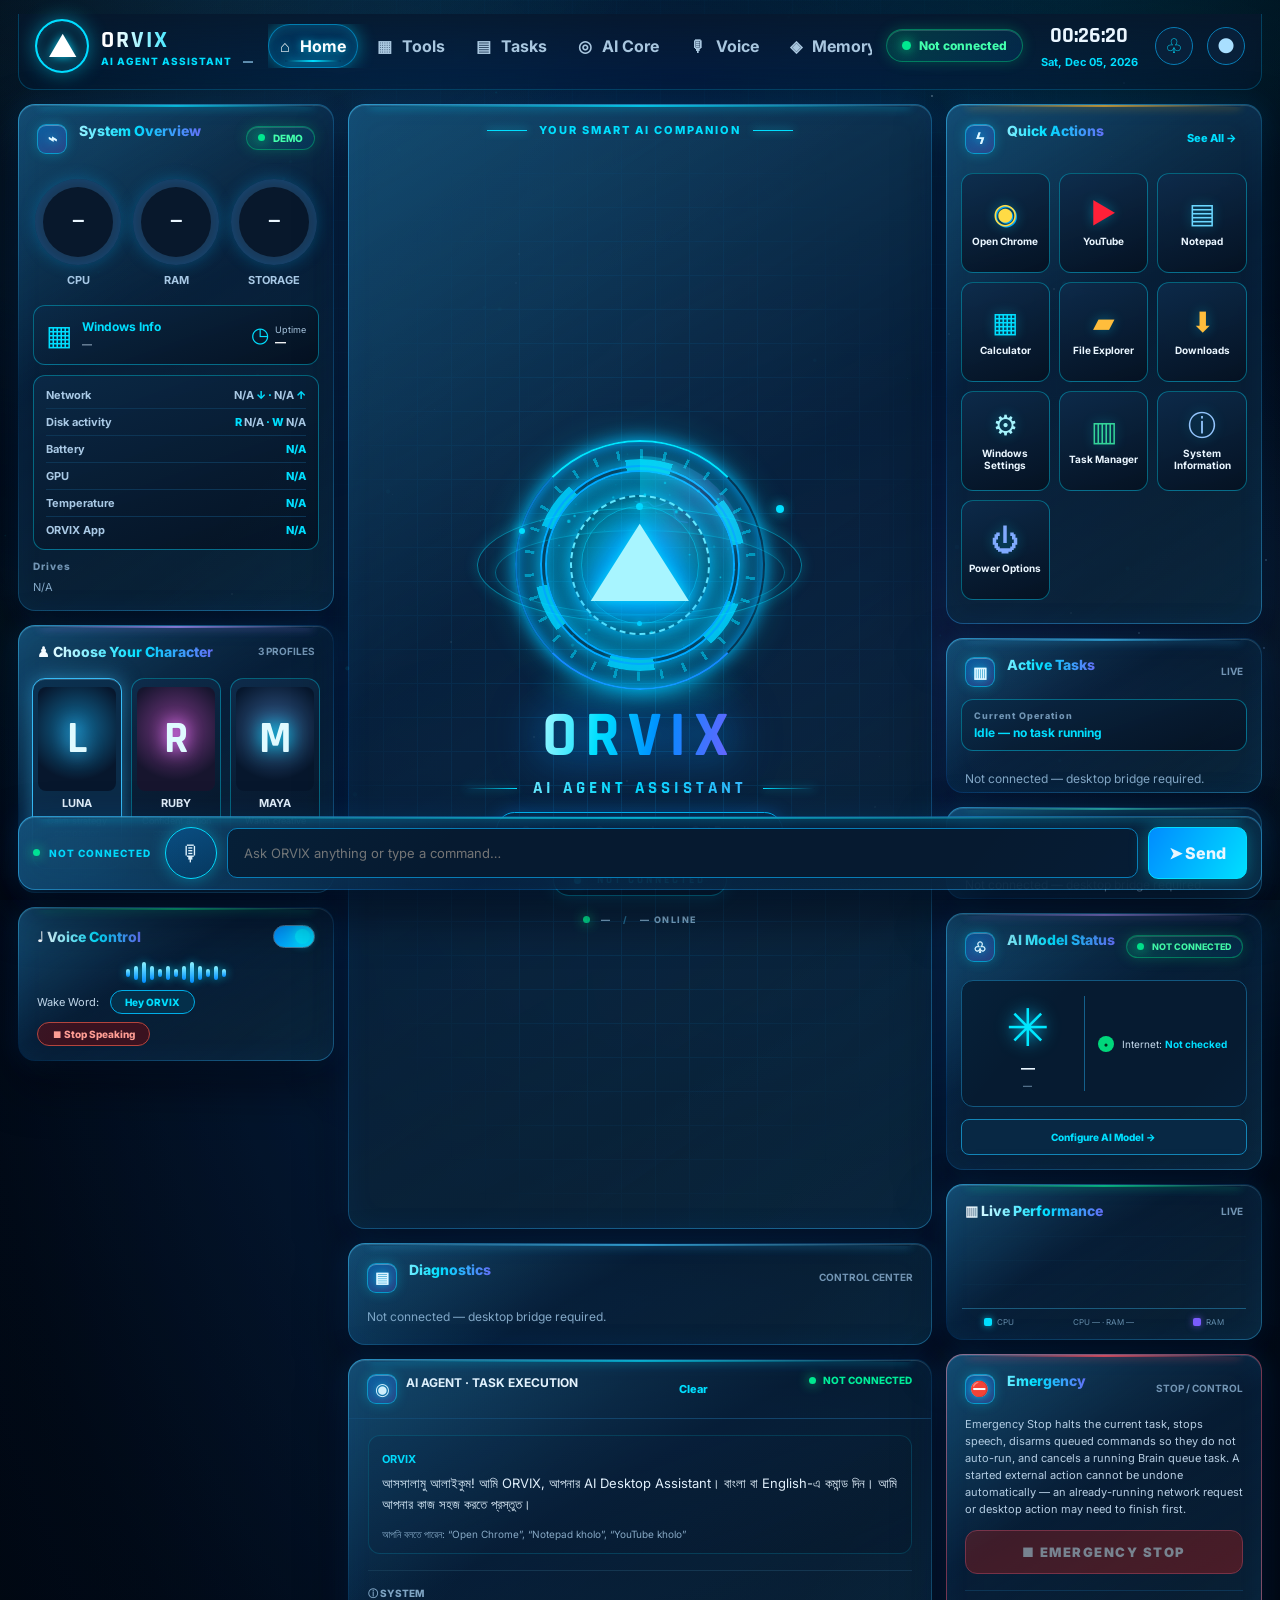
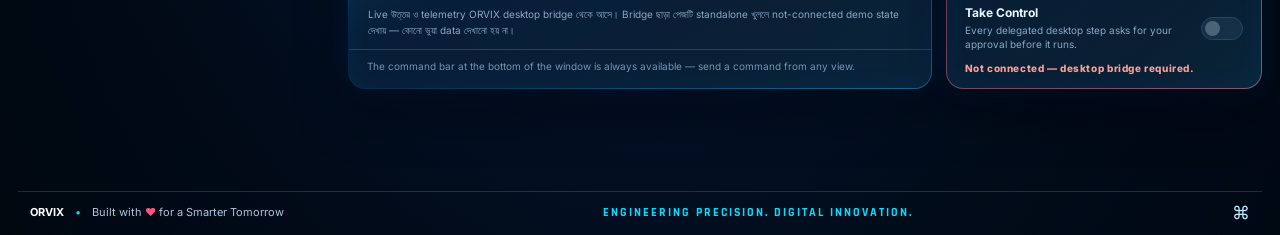
<file: Orvix-AI/web_home/index.html>
<!DOCTYPE html>
<html lang="en" data-character="LUNA" data-accent="NEON_BLUE">
<head>
  <meta charset="UTF-8" />
  <meta name="viewport" content="width=device-width, initial-scale=1.0" />
  <meta name="theme-color" content="#030916" />
  <title>ORVIX — AI Agent Assistant</title>
  <link rel="stylesheet" href="style.css" />
</head>
<body>
  <canvas id="bgCanvas" aria-hidden="true"></canvas>
  <div class="aurora" aria-hidden="true"></div>
  <div class="starfield" aria-hidden="true"></div>
  <div class="app-shell">
    <header class="topbar">
      <a class="brand" href="#" aria-label="ORVIX Home">
        <span class="brand-mark"><span>▲</span></span>
        <span class="brand-copy"><strong>ORVIX</strong><small>AI AGENT ASSISTANT <b id="appVersion">—</b></small></span>
      </a>
      <nav class="main-nav" aria-label="Main navigation">
        <button class="nav-item active" data-tab="home">⌂ <span>Home</span></button>
        <button class="nav-item" data-tab="tools">▦ <span>Tools</span></button>
        <button class="nav-item" data-tab="tasks">▤ <span>Tasks</span></button>
        <button class="nav-item" data-tab="core">◎ <span>AI Core</span></button>
        <button class="nav-item" data-tab="voice">🎙 <span>Voice</span></button>
        <button class="nav-item" data-tab="memory">◈ <span>Memory</span></button>
        <button class="nav-item" data-tab="models">♧ <span>Models</span></button>
        <button class="nav-item" data-tab="performance">▥ <span>Performance</span></button>
        <button class="nav-item" data-tab="settings">⚙ <span>Settings</span></button>
        <button class="nav-item" data-tab="about">ⓘ <span>About</span></button>
      </nav>
      <div class="top-status"><span class="online-dot"></span><span id="connectionLabel">Not connected</span></div>
      <div class="clock"><strong id="clockTime">--:--:--</strong><small id="clockDate">Loading date…</small></div>
      <button class="icon-button" id="notificationsButton" aria-label="Notifications">♧<span class="notification-badge hidden" id="notificationBadge">0</span></button>
      <button class="avatar-button" id="profileButton" aria-label="Profile">●</button>
    </header>

    <section class="notifications-panel hidden" id="notificationsPanel" aria-label="Notification Center">
      <div class="notifications-heading"><b>Notification Center</b><span class="notifications-actions"><button class="text-button" id="notificationsMarkRead">Mark all read</button><button class="text-button" id="notificationsClear">Clear</button><button class="text-button" id="notificationsClose">Close</button></span></div>
      <div class="notifications-list" id="notificationsList"><p class="notifications-empty">No notifications yet.</p></div>
    </section>

    <main class="dashboard" id="homeView">
      <aside class="left-column">
        <section class="panel system-panel">
          <div class="panel-heading"><h2><span class="heading-icon">⌁</span> System Overview</h2><span class="live-pill" id="livePill"><i></i> DEMO</span></div>
          <div class="meter-row">
            <div class="meter"><div class="ring ring-cyan" data-stat="cpu" style="--value:0"><span>—</span></div><small>CPU</small></div>
            <div class="meter"><div class="ring ring-green" data-stat="ram" style="--value:0"><span>—</span></div><small>RAM</small></div>
            <div class="meter"><div class="ring ring-blue" data-stat="storage" style="--value:0"><span>—</span></div><small>STORAGE</small></div>
          </div>
          <div class="windows-info"><div class="windows-logo">▦</div><div><b>Windows Info</b><small id="osInfo">—</small></div><span class="uptime">◷ <small>Uptime<br><b id="uptimeValue">—</b></small></span></div>
          <div class="system-details" id="systemDetails">
            <div class="detail-row"><span>Network</span><b><span id="networkDown">N/A</span> ↓ · <span id="networkUp">N/A</span> ↑</b></div>
            <div class="detail-row"><span>Disk activity</span><b>R <span id="diskRead">N/A</span> · W <span id="diskWrite">N/A</span></b></div>
            <div class="detail-row"><span>Battery</span><b id="batteryValue">N/A</b></div>
            <div class="detail-row"><span>GPU</span><b id="gpuValue">N/A</b></div>
            <div class="detail-row"><span>Temperature</span><b id="temperatureValue">N/A</b></div>
            <div class="detail-row"><span>ORVIX App</span><b id="ownProcessValue">N/A</b></div>
          </div>
          <div class="drive-block">
            <div class="drive-heading">Drives</div>
            <div class="drive-list" id="driveList"><p class="drive-empty">N/A</p></div>
          </div>
        </section>

        <section class="panel character-panel">
          <div class="panel-heading"><h2>♟ Choose Your Character</h2><span class="muted">3 PROFILES</span></div>
          <div class="character-grid">
            <button class="character selected" data-character="LUNA"><span class="character-art luna"><span class="art-letter">L</span></span><b>LUNA</b><small>Calm strategy companion</small><i></i></button>
            <button class="character" data-character="RUBY"><span class="character-art ruby"><span class="art-letter">R</span></span><b>RUBY</b><small>Confident action companion</small><i></i></button>
            <button class="character" data-character="MAYA"><span class="character-art maya"><span class="art-letter">M</span></span><b>MAYA</b><small>Warm creative companion</small><i></i></button>
          </div>
        </section>

        <section class="panel voice-panel">
          <div class="panel-heading"><h2>♩ Voice Control</h2><label class="switch"><input type="checkbox" id="voiceToggle" checked><span></span></label></div>
          <div class="voice-wave" aria-hidden="true"><span></span><span></span><span></span><span></span><span></span><span></span><span></span><span></span><span></span><span></span><span></span><span></span><span></span></div>
          <div class="wake-row">Wake Word: <button id="wakeWordButton">Hey ORVIX</button></div>
          <div class="stop-row"><button id="stopSpeakingButton" class="stop-speaking-button">⏹ Stop Speaking</button></div>
        </section>
      </aside>

      <section class="center-column">
        <section class="hero panel">
          <div class="hero-grid"></div>
          <div class="hero-kicker"><span></span> YOUR SMART AI COMPANION <span></span></div>
          <div class="reactor-wrap" id="coreWrap" data-state="idle">
            <div class="reactor halo"></div><div class="reactor ripple"></div><div class="reactor ripple r2"></div>
            <div class="reactor outer"></div><div class="reactor ticks"></div><div class="reactor segments"></div><div class="reactor middle"></div><div class="reactor sweep"></div><div class="reactor inner"></div>
            <div class="reactor ringfast"><i class="sat s1"></i><i class="sat s2"></i></div>
            <div class="reactor orbit"><i></i></div>
            <div class="reactor orbit2"><i></i></div>
            <canvas class="reactor-particles" id="reactorParticles" width="320" height="320" aria-hidden="true"></canvas>
            <div class="core-logo">▲</div>
          </div>
          <h1>ORVIX</h1>
          <p class="hero-subtitle">AI AGENT ASSISTANT</p>
          <div class="hero-caption"><button class="hero-action" id="heroSpeakButton" type="button">Speak</button><i>•</i><button class="hero-action" id="heroCommandButton" type="button">Command</button><i>•</i><button class="hero-action" id="heroResultsButton" type="button">Get Results</button></div>
          <div class="hero-status" id="coreStatus" data-state="idle"><span class="pulse-dot"></span><span id="coreStatusLabel">READY TO ASSIST</span></div>
          <div class="hero-bottom"><span class="pulse-dot"></span> <span id="coreModeLabel">—</span> <span class="separator">/</span> <span id="activeCharacter">—</span> ONLINE</div>
        </section>

        <section class="panel diagnostics-panel">
          <div class="panel-heading"><h2><span class="heading-icon">▤</span> Diagnostics</h2><span class="muted">CONTROL CENTER</span></div>
          <div class="diagnostics-list" id="diagnosticsList"></div>
          <p class="diagnostics-empty" id="diagnosticsEmpty">No diagnostics available</p>
          <div class="diagnostics-log hidden" id="diagnosticsLogWrap">
            <div class="diagnostics-log-heading">Execution Log</div>
            <div class="diagnostics-log" id="diagnosticsLog"></div>
          </div>
        </section>

        <section class="panel chat-panel">
          <div class="chat-heading"><div><span class="heading-icon">◉</span><b>AI AGENT · TASK EXECUTION</b></div><button class="text-button" id="clearChatButton" title="Clear the conversation view (task history is kept)">Clear</button><span class="ready" id="chatStatePill"><i></i> <span id="chatStateLabel">READY</span></span></div>
          <div class="chat-log" id="chatLog" aria-live="polite">
            <div class="message assistant-message"><b>ORVIX</b><p>আসসালামু আলাইকুম! আমি ORVIX, আপনার AI Desktop Assistant। বাংলা বা English-এ কমান্ড দিন। আমি আপনার কাজ সহজ করতে প্রস্তুত।</p><small>আপনি বলতে পারেন: “Open Chrome”, “Notepad kholo”, “YouTube kholo”</small></div>
            <div class="system-note"><span>ⓘ SYSTEM</span><p>Live উত্তর ও telemetry ORVIX desktop bridge থেকে আসে। Bridge ছাড়া পেজটি standalone খুললে not-connected demo state দেখায় — কোনো ভুয়া data দেখানো হয় না।</p></div>
          </div>
          <div class="typing-indicator hidden" id="typingIndicator" aria-hidden="true"><span></span><span></span><span></span><em>ORVIX is working…</em></div>
          <p class="chat-composer-note">The command bar at the bottom of the window is always available — send a command from any view.</p>
        </section>
      </section>

      <aside class="right-column">
        <section class="panel quick-panel">
          <div class="panel-heading"><h2><span class="heading-icon">ϟ</span> Quick Actions</h2><button class="text-button" data-tab="tools">See All →</button></div>
          <div class="quick-grid">
            <button class="quick-action" data-action="chrome"><span class="app-icon chrome">◉</span><b>Open Chrome</b></button>
            <button class="quick-action" data-action="youtube"><span class="app-icon youtube">▶</span><b>YouTube</b></button>
            <button class="quick-action" data-action="notepad"><span class="app-icon notepad">▤</span><b>Notepad</b></button>
            <button class="quick-action" data-action="calculator"><span class="app-icon calculator">▦</span><b>Calculator</b></button>
            <button class="quick-action" data-action="files"><span class="app-icon folder">▰</span><b>File Explorer</b></button>
            <button class="quick-action" data-action="downloads"><span class="app-icon folder">⬇</span><b>Downloads</b></button>
            <button class="quick-action" data-action="settings"><span class="app-icon settings">⚙</span><b>Windows Settings</b></button>
            <button class="quick-action" data-action="task_manager"><span class="app-icon task-manager">▥</span><b>Task Manager</b></button>
            <button class="quick-action" data-action="system_info"><span class="app-icon system-info">ⓘ</span><b>System Information</b></button>
            <button class="quick-action" data-action="power"><span class="app-icon power">⏻</span><b>Power Options</b></button>
          </div>
        </section>

        <section class="panel home-tasks-panel">
          <div class="panel-heading"><h2><span class="heading-icon">▥</span> Active Tasks</h2><span class="muted">LIVE</span></div>
          <div class="current-operation"><span>Current Operation</span><b id="currentOperation">Idle — no task running</b></div>
          <div class="home-tasks-list" id="homeTasksList"></div>
          <p class="home-tasks-empty" id="homeTasksEmpty">No active tasks</p>
        </section>

        <section class="panel activity-panel">
          <div class="panel-heading"><h2><span class="heading-icon">◷</span> Recent Activity</h2><span class="muted">LATEST</span></div>
          <div class="activity-list" id="activityList"></div>
          <p class="activity-empty" id="activityEmpty">No recent activity</p>
        </section>

        <section class="panel model-panel">
          <div class="panel-heading"><h2><span class="heading-icon">♧</span> AI Model Status</h2><span class="connected-pill" id="modelConnectedPill"><i></i> NOT CONNECTED</span></div>
          <div class="model-content">
            <div class="model-brand"><div class="ai-symbol">✳</div><b id="modelName">—</b><small id="modelEndpoint">—</small></div>
            <div class="model-checks" id="modelChecks">
              <div><i>•</i> Internet: <b>Not checked</b></div>
            </div>
          </div>
          <button class="outline-button" id="modelSettingsButton">Configure AI Model →</button>
        </section>

        <section class="panel performance-panel">
          <div class="panel-heading"><h2>▥ Live Performance</h2><span class="muted">LIVE</span></div>
          <div class="performance-chart" id="performanceChart" aria-label="Live performance graph — CPU and RAM samples"></div>
          <div class="performance-labels"><span class="perf-legend"><i class="perf-dot cpu"></i>CPU</span><span id="perfCaption">CPU — · RAM —</span><span class="perf-legend"><i class="perf-dot ram"></i>RAM</span></div>
        </section>

        <section class="panel emergency-panel">
          <div class="panel-heading"><h2><span class="heading-icon emergency-icon">⛔</span> Emergency</h2><span class="muted">STOP / CONTROL</span></div>
          <p class="emergency-note">Emergency Stop halts the current task, stops speech, disarms queued commands so they do not auto-run, and cancels a running Brain queue task. A started external action cannot be undone automatically — an already-running network request or desktop action may need to finish first.</p>
          <button class="emergency-stop-button" id="emergencyStopButton">■ EMERGENCY STOP</button>
          <div class="emergency-confirm hidden" id="emergencyConfirm">
            <p>Stop everything now? The current task will be cancelled and queued commands will not auto-run.</p>
            <div class="emergency-confirm-actions">
              <button class="emergency-confirm-button" id="emergencyStopConfirm">Yes, stop all</button>
              <button class="emergency-cancel-button" id="emergencyStopCancel">Cancel</button>
            </div>
          </div>
          <div class="take-control-row">
            <div class="take-control-copy"><b>Take Control</b><small>Every delegated desktop step asks for your approval before it runs.</small></div>
            <label class="switch"><input type="checkbox" id="takeControlToggle"><span></span></label>
          </div>
          <p class="take-control-state" id="takeControlState">Take Control: —</p>
        </section>
      </aside>
    </main>

    <section class="secondary-view panel hidden" id="tasksView">
      <div class="panel-heading"><h2>Tasks</h2><button class="text-button" id="tasksBackHome">← Back to Home</button></div>
      <p>Recent tasks from the ORVIX desktop app, newest first, with each record's progress, recorded result and safe diagnostics. A queued or running task can be cancelled here; full history, search and export live in the desktop console's Task History.</p>
      <div class="tasks-list" id="tasksList"></div>
      <p class="tasks-empty" id="tasksEmpty">No tasks yet</p>
    </section>

    <section class="secondary-view panel hidden" id="memoryView">
      <div class="panel-heading"><h2>Memory Center</h2><button class="text-button" id="memoryBackHome">← Back to Home</button></div>
      <p>What ORVIX was explicitly asked to remember, stored locally in the desktop app. Entries are only ever added by an explicit remember — you can search, delete individual entries, or clear everything here.</p>
      <div class="memory-search-row">
        <input id="memorySearchInput" type="text" placeholder="Search memory…" autocomplete="off" />
        <button class="memory-search-button" id="memorySearchButton">Search</button>
        <button class="memory-search-clear" id="memorySearchClear">Clear search</button>
      </div>
      <p class="memory-summary" id="memorySummary"></p>
      <div class="memory-list" id="memoryList"></div>
      <p class="memory-empty" id="memoryEmpty">No memories saved yet</p>
      <div class="memory-clear-row">
        <button class="memory-clear-button" id="memoryClearButton">Clear all memory</button>
      </div>
      <div class="memory-clear-confirm hidden" id="memoryClearConfirm">
        <p>Clear ALL memory entries? This removes every preference, fact, strategy and note shown here. Task history and settings are NOT deleted.</p>
        <div class="memory-clear-confirm-actions">
          <button class="memory-clear-confirm-button" id="memoryClearConfirmButton">Yes, clear all</button>
          <button class="memory-clear-cancel-button" id="memoryClearCancel">Cancel</button>
        </div>
      </div>
    </section>

    <section class="secondary-view panel hidden" id="modelsView">
      <div class="panel-heading"><h2>Model Management</h2><button class="text-button" id="modelsBackHome">← Back to Home</button></div>
      <p>AI providers registered in the desktop app's Brain, with the models and capabilities the registry carries. A provider is shown as configured only when its environment key is present (the local Ollama provider needs no key) — keys themselves are never shown here. Health is “Not checked” until you run a provider's Test button, which runs its real connection check in the desktop app.</p>
      <div class="models-endpoint" id="modelsEndpoint">
        <h3>Desktop endpoint</h3>
        <div class="models-endpoint-rows">
          <div class="detail-row"><span>Endpoint</span><b id="modelsEndpointUrl">—</b></div>
          <div class="detail-row"><span>Model</span><b id="modelsEndpointModel">—</b></div>
          <div class="detail-row"><span>Health</span><b id="modelsEndpointHealth">Not checked</b></div>
        </div>
        <p class="models-endpoint-note">Endpoint and key editing lives in Settings — the desktop console's Settings &gt; AI Model tab, which also holds the temperature and response-limit controls.</p>
        <button class="outline-button" id="modelsSettingsButton">Open Settings →</button>
      </div>
      <div class="provider-grid" id="providerGrid"></div>
      <p class="provider-empty" id="providersEmpty">No providers available</p>
    </section>

    <section class="secondary-view panel hidden" id="performanceView">
      <div class="panel-heading"><h2>Live Performance</h2><button class="text-button" id="performanceBackHome">← Back to Home</button></div>
      <p>Real performance history recorded by the desktop bridge from this session, at its normal push cadence. Charts show only what has actually been recorded — a time window becomes available once enough history exists for it.</p>
      <div class="perf-window-row">
        <span class="perf-window-label">Window</span>
        <button class="perf-window-button" id="perfWindow60" data-window="60">1 min</button>
        <button class="perf-window-button" id="perfWindow300" data-window="300">5 min</button>
        <button class="perf-window-button" id="perfWindow900" data-window="900">15 min</button>
        <span class="perf-history-note" id="perfHistoryNote">No history recorded yet.</span>
      </div>
      <div class="perf-charts-grid">
        <div class="perf-chart-card">
          <div class="perf-chart-heading"><b>CPU</b><span id="perfCpuCaption">—</span></div>
          <div class="performance-chart perf-page-chart" id="perfCpuChart" aria-label="CPU performance chart"></div>
        </div>
        <div class="perf-chart-card">
          <div class="perf-chart-heading"><b>RAM</b><span id="perfRamCaption">—</span></div>
          <div class="performance-chart perf-page-chart" id="perfRamChart" aria-label="RAM performance chart"></div>
        </div>
        <div class="perf-chart-card">
          <div class="perf-chart-heading"><b>Network</b><span id="perfNetworkCaption">—</span></div>
          <div class="performance-chart perf-page-chart" id="perfNetworkChart" aria-label="Network performance chart — download and upload"></div>
          <div class="performance-labels"><span class="perf-legend"><i class="perf-dot cpu"></i>Download</span><span class="perf-legend"><i class="perf-dot ram"></i>Upload</span></div>
        </div>
        <div class="perf-chart-card">
          <div class="perf-chart-heading"><b>Disk</b><span id="perfDiskCaption">—</span></div>
          <div class="performance-chart perf-page-chart" id="perfDiskChart" aria-label="Disk performance chart — read and write"></div>
          <div class="performance-labels"><span class="perf-legend"><i class="perf-dot cpu"></i>Read</span><span class="perf-legend"><i class="perf-dot ram"></i>Write</span></div>
        </div>
      </div>
      <div class="perf-details">
        <div class="detail-row"><span>ORVIX App</span><b id="perfOwnValue">N/A</b></div>
        <div class="detail-row"><span>Temperature</span><b id="perfTemperatureValue">N/A on Windows</b></div>
        <div class="detail-row"><span>GPU</span><b id="perfGpuValue">N/A on Windows</b></div>
      </div>
      <h3 class="perf-processes-heading">Top Processes</h3>
      <table class="perf-processes-table" id="perfProcessesTable">
        <thead><tr><th>Name</th><th>CPU %</th><th>Memory %</th></tr></thead>
        <tbody id="perfProcessesBody"></tbody>
      </table>
      <p class="perf-processes-empty" id="perfProcessesEmpty">No process data yet</p>
    </section>

    <section class="secondary-view panel hidden" id="coreView">
      <div class="panel-heading"><h2>AI Core</h2><button class="text-button" id="coreBackHome">← Back to Home</button></div>
      <p>The desktop app's core state machine, live. The highlighted state is the one the app is in right now; the current operation, recent activity and any waiting approval come from the same bridge payload as the home panels.</p>
      <div class="core-grid">
        <div class="core-card">
          <h3>Core State</h3>
          <div class="core-state-list" id="coreStateList">
            <div class="core-state-row" data-core-state="idle"><span class="core-state-dot st-idle"></span>IDLE</div>
            <div class="core-state-row" data-core-state="listening"><span class="core-state-dot st-listening"></span>LISTENING</div>
            <div class="core-state-row" data-core-state="thinking"><span class="core-state-dot st-thinking"></span>THINKING</div>
            <div class="core-state-row" data-core-state="processing"><span class="core-state-dot st-processing"></span>PROCESSING</div>
            <div class="core-state-row" data-core-state="executing"><span class="core-state-dot st-executing"></span>EXECUTING</div>
            <div class="core-state-row" data-core-state="speaking"><span class="core-state-dot st-speaking"></span>SPEAKING</div>
            <div class="core-state-row" data-core-state="completed"><span class="core-state-dot st-completed"></span>COMPLETED</div>
            <div class="core-state-row" data-core-state="error"><span class="core-state-dot st-error"></span>ERROR</div>
            <div class="core-state-row core-state-offline" data-core-state="offline"><span class="core-state-dot st-offline"></span>OFFLINE</div>
          </div>
          <p class="core-note">OFFLINE is not a core state — it is this page's presentation when the desktop bridge is disconnected. The core itself has exactly the eight states above it.</p>
          <p class="core-note" id="coreModeLine">Core mode: —</p>
        </div>
        <div class="core-card">
          <h3>Current Operation</h3>
          <b class="core-operation" id="coreCurrentOperation">Idle — no task running</b>
          <h3>Pending Approvals</h3>
          <div id="coreApprovals"><p class="core-note">No pending approvals — approval requests appear as dialogs in the desktop app.</p></div>
          <p class="core-note">Approvals are answered in the desktop app's dialog — this list is read-only. There is no approval queue: one dialog waits at a time.</p>
        </div>
        <div class="core-card">
          <h3>Recent Activity</h3>
          <div class="activity-list core-activity-list" id="coreActivityList"></div>
          <p class="activity-empty" id="coreActivityEmpty">No recent activity</p>
        </div>
      </div>
    </section>

    <section class="secondary-view panel hidden" id="secondaryView">
      <div class="panel-heading"><h2 id="secondaryTitle">Tools</h2><button class="text-button" id="backHome">← Back to Home</button></div>
      <p id="secondaryDescription">ORVIX tools and configuration.</p>
      <div class="secondary-cards" id="secondaryCards"></div>
    </section>

    <section class="command-bar panel" id="commandBar" aria-label="Command bar">
      <div class="command-bar-status"><span class="pulse-dot"></span><span id="commandBarStatus">NOT CONNECTED</span></div>
      <div class="chat-composer command-bar-composer">
        <button class="mic-button" id="micButton" title="Start voice input">🎙</button>
        <input id="commandInput" type="text" placeholder="Ask ORVIX anything or type a command…" autocomplete="off" />
        <button class="send-button" id="sendButton">➤ <span>Send</span></button>
      </div>
      <button class="command-stop-button hidden" id="commandStopButton" title="Stop the running task (Emergency Stop)">■ Stop</button>
    </section>

    <footer class="footer"><span><b>ORVIX</b> <i>•</i> Built with <em>♥</em> for a Smarter Tomorrow</span><strong>ENGINEERING PRECISION. DIGITAL INNOVATION.</strong><div class="footer-links"><a href="https://github.com/zobaerio/orvixai" aria-label="GitHub">⌘</a></div></footer>
    <div class="toast" id="toast" role="status"></div>
  </div>
  <script src="app.js"></script>
</body>
</html>
</file>
<file: Orvix-AI/web_home/style.css>
@import url('https://fonts.googleapis.com/css2?family=Inter:wght@400;500;600;700;800;900&family=Rajdhani:wght@500;600;700&display=swap');
:root{--bg:#030916;--panel:#07162a;--panel2:#081d35;--line:#075a91;--cyan:#00d9ff;--blue:#168cff;--text:#eaf7ff;--muted:#83a8c7;--green:#00e879;--shadow:0 0 22px #008dff20,inset 0 0 24px #008dff0b}
*{box-sizing:border-box}body{margin:0;background:radial-gradient(ellipse at 50% 38%,#082b51 0,#041326 42%,#020713 100%);color:var(--text);font-family:Inter,Arial,sans-serif;min-height:100vh}.app-shell{max-width:1800px;margin:auto;padding:14px 18px 10px;min-height:100vh;display:flex;flex-direction:column;gap:14px;background:linear-gradient(120deg,#00101e40,#001a3140)}button{font:inherit;color:inherit;cursor:pointer}.topbar{height:76px;display:flex;align-items:center;gap:24px;border-bottom:1px solid #0873ae65;padding:0 12px 12px}.brand{display:flex;align-items:center;gap:12px;text-decoration:none;color:var(--text);min-width:265px}.brand-mark{width:54px;height:54px;border:2px solid #00bfff;border-radius:50%;display:grid;place-items:center;color:#fff;font-size:30px;text-shadow:0 0 12px var(--cyan);box-shadow:0 0 20px #00aaff75,inset 0 0 16px #00aaff45}.brand-copy strong{display:block;font:800 29px Rajdhani,sans-serif;letter-spacing:2px}.brand-copy small{display:block;color:var(--cyan);font-size:10px;font-weight:800;letter-spacing:1px}.brand-copy small b{margin-left:8px;color:#9edaff}.main-nav{display:flex;gap:7px;flex:1}.nav-item{border:1px solid transparent;background:transparent;padding:12px 16px;border-radius:24px;color:#a9c7df;font-weight:700}.nav-item span{margin-left:6px}.nav-item.active,.nav-item:hover{color:white;background:#0068a94a;border-color:#00bfff8a;box-shadow:0 0 17px #008dff66}.top-status,.connected-pill,.live-pill{display:flex;align-items:center;gap:8px;border:1px solid #00c8797a;border-radius:30px;padding:8px 15px;color:#43ffad;font-size:12px;font-weight:800}.online-dot,.live-pill i,.connected-pill i,.ready i,.pulse-dot{width:9px;height:9px;border-radius:50%;background:var(--green);box-shadow:0 0 12px var(--green)}.clock{text-align:center;min-width:130px}.clock strong{display:block;font:700 22px Rajdhani}.clock small{font-size:11px;color:var(--cyan);font-weight:700}.icon-button,.avatar-button{width:38px;height:38px;border:1px solid #087db5;border-radius:50%;background:#08203a;color:var(--cyan);font-size:20px}.avatar-button{color:#a9dfff}.dashboard{display:grid;grid-template-columns:minmax(250px, .95fr) minmax(480px,1.75fr) minmax(250px,.95fr);gap:14px;flex:1}.left-column,.right-column,.center-column{display:flex;flex-direction:column;gap:14px;min-width:0}.panel{background:linear-gradient(145deg,#07172bfa,#061226f5);border:1px solid #0876b2a1;border-radius:17px;box-shadow:var(--shadow);position:relative;overflow:hidden}.panel:before{content:"";position:absolute;inset:0;pointer-events:none;background:linear-gradient(130deg,#0a8ed018,transparent 35%,transparent 75%,#008cff0a)}.panel-heading{display:flex;align-items:center;justify-content:space-between;gap:8px;padding:17px 18px 10px;position:relative;z-index:1}.panel-heading h2{font-size:14px;margin:0;font-weight:800}.heading-icon{color:var(--cyan);font-size:22px;margin-right:7px}.muted{font-size:10px;color:#7295b4;font-weight:700}.live-pill{padding:5px 11px;font-size:10px;background:#00d77b18}.live-pill i{width:7px;height:7px}.system-panel{padding-bottom:14px}.meter-row{display:flex;justify-content:space-around;padding:15px 10px 10px}.meter{text-align:center;display:flex;flex-direction:column;align-items:center;gap:8px}.meter small{font-size:11px;color:#a9c9e5;font-weight:700}.ring{--value:50;width:86px;height:86px;border-radius:50%;display:grid;place-items:center;background:conic-gradient(var(--ring-color) calc(var(--value)*1%),#193a5a 0);position:relative}.ring:before{content:"";position:absolute;inset:8px;border-radius:50%;background:#08182c}.ring span{position:relative;font:800 20px Rajdhani}.ring-cyan{--ring-color:#00dfff}.ring-green{--ring-color:#00eb83}.ring-blue{--ring-color:#168cff}.windows-info{margin:8px 14px 0;padding:12px;border:1px solid #086a9b;border-radius:12px;background:#06213b;display:flex;align-items:center;gap:10px}.windows-logo{font-size:28px;color:var(--cyan)}.windows-info b{display:block;font-size:12px;color:var(--cyan)}.windows-info small{display:block;color:#b7cee3;font-size:10px;margin-top:4px}.uptime{margin-left:auto;color:var(--cyan);display:flex;align-items:center;gap:6px;font-size:21px}.uptime small{font-size:9px;color:#a8c5de}.uptime b{font-size:11px;color:white}.character-panel{padding-bottom:15px}.character-grid{display:grid;grid-template-columns:repeat(3,1fr);gap:9px;padding:8px 13px}.character{min-width:0;display:flex;flex-direction:column;align-items:center;gap:5px;padding:8px 5px 11px;border:1px solid #14527d;border-radius:13px;background:#0a2039;transition:.2s}.character.selected,.character:hover{border:1px solid var(--cyan);box-shadow:0 0 16px #00bfff65;background:#0b2b48}.character-art{height:83px;width:100%;display:grid;place-items:center;border-radius:8px;font:800 45px Rajdhani;color:#dffaff;text-shadow:0 0 18px var(--cyan);background:radial-gradient(circle at 50% 40%,#126d9b,#07172d 70%)}.ruby{background:radial-gradient(circle at 50% 40%,#793a86,#17152e 70%);text-shadow:0 0 16px #e77cff}.maya{background:radial-gradient(circle at 50% 40%,#345b8d,#07172d 70%)}.character b{font-size:11px}.character small{font-size:9px;color:#8eb5d3;white-space:nowrap}.character i{width:9px;height:9px;border:1px solid #83b4d5;border-radius:50%;margin-top:4px}.character.selected i{background:var(--cyan);border-color:var(--cyan);box-shadow:0 0 10px var(--cyan)}.voice-panel{padding-bottom:14px}.switch{position:relative;width:42px;height:23px}.switch input{display:none}.switch span{position:absolute;inset:0;border-radius:20px;background:#25435d;border:1px solid #4b7899}.switch span:before{content:"";position:absolute;width:15px;height:15px;left:3px;top:3px;border-radius:50%;background:#9bb7cb;transition:.2s}.switch input:checked+span{background:#006b9d}.switch input:checked+span:before{transform:translateX(18px);background:var(--cyan);box-shadow:0 0 10px var(--cyan)}.voice-wave{height:30px;display:flex;align-items:center;justify-content:center;gap:4px}.voice-wave span{width:4px;height:8px;border-radius:5px;background:var(--cyan);box-shadow:0 0 8px #00bfff;animation:wave 1s ease-in-out infinite alternate}.voice-wave span:nth-child(3n){height:21px;animation-delay:.2s}.voice-wave span:nth-child(2n){height:14px;animation-delay:.4s}@keyframes wave{to{transform:scaleY(.35);opacity:.55}}.wake-row{padding:2px 18px 0;font-size:11px;color:#c5d9eb}.wake-row button{margin-left:8px;background:#042f4a;border:1px solid #00aee8;color:var(--cyan);border-radius:20px;padding:5px 14px;font-weight:800;font-size:10px}.hero{min-height:390px;flex:1;display:flex;flex-direction:column;align-items:center;justify-content:center;padding:25px 15px 18px;background:radial-gradient(ellipse at center,#0a3e70 0,#071a33 46%,#041023 100%);border-color:#087ec1}.hero-grid{position:absolute;inset:0;opacity:.25;background-image:linear-gradient(#0b85c9 1px,transparent 1px),linear-gradient(90deg,#0b85c9 1px,transparent 1px);background-size:34px 34px;mask-image:radial-gradient(ellipse at center,#000,transparent 78%)}.hero-kicker{position:absolute;top:18px;display:flex;align-items:center;gap:12px;color:var(--cyan);font-size:11px;letter-spacing:2px;font-weight:800}.hero-kicker span{width:40px;height:1px;background:var(--cyan);box-shadow:0 0 8px var(--cyan)}.reactor-wrap{width:min(250px,48%);aspect-ratio:1;position:relative;display:grid;place-items:center;margin:25px 0 5px}.reactor{position:absolute;border-radius:50%;border:2px solid transparent}.outer{inset:0;border-top-color:#00e5ff;border-bottom-color:#168cff;border-left-color:#0879c9;box-shadow:0 0 18px #00bfff,inset 0 0 16px #00aaff;animation:spin 12s linear infinite}.middle{inset:10%;border:7px double #00aaff;box-shadow:0 0 25px #00bfff,inset 0 0 22px #00bfff;animation:spin 8s linear infinite reverse}.inner{inset:22%;border:2px dashed #65eaff;box-shadow:0 0 22px #00bfff;animation:spin 20s linear infinite}.core-logo{font-size:100px;line-height:1;color:#a8f5ff;text-shadow:0 0 12px #00dfff,0 0 35px #008dff;filter:drop-shadow(0 0 12px #00aaff);transform:scaleX(1.08)}@keyframes spin{to{transform:rotate(360deg)}}.hero h1{font:900 clamp(40px,5vw,66px) Rajdhani;margin:0;letter-spacing:8px;text-shadow:0 0 22px #008cff}.hero-subtitle{font:700 17px Rajdhani;letter-spacing:4px;color:var(--cyan);margin:0 0 13px}.hero-caption{display:flex;gap:15px;align-items:center;border:1px solid #00bfff;border-radius:30px;padding:10px 25px;background:#042b4a9c;box-shadow:0 0 18px #008cff55;font-size:12px;font-weight:700}.hero-caption i{color:var(--cyan);font-style:normal}.hero-bottom{margin-top:18px;color:#87b5d5;font-size:9px;font-weight:800;letter-spacing:1.5px}.hero-bottom .separator{margin:0 8px;color:#28769d}.pulse-dot{display:inline-block;width:7px;height:7px;margin-right:7px}.chat-panel{min-height:330px;display:flex;flex-direction:column}.chat-heading{padding:14px 18px;display:flex;justify-content:space-between;border-bottom:1px solid #12446b;font-size:12px}.chat-heading .heading-icon{font-size:17px}.ready{color:#00ed9a;font-size:10px;font-weight:800}.ready i{display:inline-block;width:7px;height:7px;margin-right:5px}.chat-log{padding:16px 19px;flex:1;min-height:180px;max-height:230px;overflow:auto}.message b{font-size:11px;color:var(--cyan)}.message p{font-size:13px;line-height:1.65;color:#e0effb;margin:6px 0}.message small{font-size:10px;color:#87a9c5}.system-note{margin-top:16px;border-top:1px solid #143650;padding-top:10px}.system-note span{font-size:10px;color:#81a5c3;font-weight:800}.system-note p{font-size:10px;line-height:1.6;color:#88a9c4;margin:5px 0}.chat-composer{display:flex;align-items:center;gap:10px;padding:12px 15px;border-top:1px solid #0b4c75;background:#041226}.mic-button{width:52px;height:52px;flex:0 0 52px;border-radius:50%;border:1px solid var(--cyan);background:#06345a;box-shadow:0 0 16px #00aaff66;font-size:22px}.chat-composer input{flex:1;min-width:0;background:#061a30;border:1px solid #087cb5;border-radius:10px;padding:16px;color:white;outline:none;font:13px Inter}.chat-composer input:focus{border-color:var(--cyan);box-shadow:0 0 12px #00bfff55}.send-button{border:1px solid #00dfff;background:linear-gradient(120deg,#007fce,#00bfe9);border-radius:10px;padding:15px 20px;font-weight:800;box-shadow:0 0 18px #00aaff55}.quick-panel{padding-bottom:14px}.text-button{background:none;border:0;color:var(--cyan);font-size:11px;font-weight:800}.quick-grid{display:grid;grid-template-columns:repeat(3,1fr);gap:9px;padding:9px 14px}.quick-action{background:#08213b;border:1px solid #125b88;border-radius:12px;min-height:100px;display:flex;flex-direction:column;align-items:center;justify-content:center;gap:8px;transition:.2s}.quick-action:hover{border-color:var(--cyan);background:#0b3153;box-shadow:0 0 15px #008cff55;transform:translateY(-2px)}.app-icon{font-size:28px;line-height:1}.chrome{color:#ffdb45;text-shadow:1px 1px #00aaff}.youtube{color:#ff2038}.notepad{color:#6bd7ff}.calculator{color:#00dfff}.folder{color:#ffbd3c}.power{color:#80aaff}.quick-action b{font-size:10px}.model-panel{padding-bottom:14px}.connected-pill{padding:5px 10px;font-size:9px;background:#00d77b17}.connected-pill i{width:7px;height:7px}.model-content{display:flex;margin:8px 14px 12px;border:1px solid #12577f;border-radius:12px;padding:15px 10px;background:#061b31}.model-brand{width:43%;display:flex;flex-direction:column;align-items:center;justify-content:center;border-right:1px solid #14608b}.ai-symbol{font-size:52px;color:#00e8ff;text-shadow:0 0 16px #00cfff}.model-brand b{font-size:14px}.model-brand small{font-size:9px;color:#8db1ce;margin-top:4px}.model-checks{flex:1;padding:4px 0 4px 13px;display:flex;flex-direction:column;justify-content:space-around;gap:10px;font-size:10px;color:#c8ddef}.model-checks div{white-space:nowrap}.model-checks i{font-style:normal;display:inline-grid;place-items:center;width:16px;height:16px;border-radius:50%;background:#00d77b;color:#002b1b;font-weight:900;margin-right:5px}.model-checks b{color:var(--cyan)}.outline-button{display:block;width:calc(100% - 28px);margin:0 14px;background:#082844;border:1px solid #1385b7;border-radius:8px;padding:11px;color:var(--cyan);font-size:10px;font-weight:800}.outline-button:hover{background:#0a3b5e}.performance-panel{padding-bottom:12px}.performance-chart{height:75px;margin:5px 15px 0;display:flex;align-items:end;gap:4px;border-bottom:1px solid #1a5a7c;background:repeating-linear-gradient(0deg,transparent 0 23px,#0b3b5a55 24px)}.performance-chart span{flex:1;min-width:2px;background:linear-gradient(0deg,#0074c7,#00eaff);border-radius:3px 3px 0 0;box-shadow:0 0 8px #00bfff75}.performance-labels{display:flex;justify-content:space-around;color:#658dab;font-size:8px;margin:8px 8px 0}.footer{display:flex;align-items:center;justify-content:space-between;border-top:1px solid #0873ae70;padding:10px 12px 2px;color:#a8c7df;font-size:11px}.footer b{color:white}.footer i{color:var(--cyan);font-style:normal;margin:0 8px}.footer em{color:#ff557d;font-style:normal}.footer strong{color:var(--cyan);letter-spacing:2px;font:700 12px Rajdhani}.footer-links{display:flex;gap:14px}.footer-links a{color:#b9eaff;text-decoration:none;font-size:18px}.secondary-view{padding:20px;min-height:70vh}.secondary-view p{color:var(--muted);font-size:13px}.secondary-cards{display:grid;grid-template-columns:repeat(auto-fit,minmax(180px,1fr));gap:12px;margin-top:20px}.secondary-card{padding:22px;border:1px solid #12628f;border-radius:12px;background:#08213b}.secondary-card h3{margin:0 0 8px;color:var(--cyan);font-size:14px}.secondary-card p{font-size:11px;line-height:1.5}.hidden{display:none!important}.toast{position:fixed;right:24px;bottom:24px;background:#062a45;border:1px solid var(--cyan);border-radius:10px;padding:12px 18px;color:white;font-size:12px;box-shadow:0 0 20px #00aaff55;opacity:0;transform:translateY(10px);transition:.25s;pointer-events:none;z-index:10}.toast.show{opacity:1;transform:translateY(0)}
@media(max-width:1100px){.dashboard{grid-template-columns:260px minmax(400px,1fr)}.right-column{grid-column:1/-1;display:grid;grid-template-columns:repeat(3,1fr)}.topbar{gap:12px}.brand{min-width:220px}.main-nav{gap:0}.nav-item{padding:10px}.quick-grid{grid-template-columns:repeat(3,1fr)}}
@media(max-width:760px){.app-shell{padding:10px;gap:10px}.topbar{height:auto;flex-wrap:wrap;padding:5px 3px 12px}.brand{min-width:0;flex:1}.brand-mark{width:42px;height:42px;font-size:24px}.brand-copy strong{font-size:23px}.brand-copy small{font-size:8px}.main-nav{order:3;flex-basis:100%;justify-content:space-between}.nav-item{padding:8px 10px;font-size:12px}.top-status{padding:6px 9px;font-size:10px}.clock{min-width:auto}.clock strong{font-size:16px}.clock small{font-size:9px}.icon-button,.avatar-button{width:32px;height:32px}.dashboard{display:flex;flex-direction:column}.center-column{order:0}.left-column{order:1}.right-column{order:2;display:flex}.hero{min-height:340px}.reactor-wrap{width:190px}.core-logo{font-size:78px}.hero h1{font-size:48px}.chat-panel{min-height:300px}.chat-log{max-height:220px}.left-column{display:grid;grid-template-columns:1fr}.right-column{display:grid;grid-template-columns:1fr}.footer{gap:8px;flex-wrap:wrap}.footer strong{order:3;flex-basis:100%;text-align:center;font-size:10px}.footer-links{margin-left:auto}.meter .ring{width:76px;height:76px}.character-art{height:95px}}
@media(max-width:390px){.clock{display:none}.character-grid{gap:5px;padding-inline:8px}.character small{font-size:8px}.quick-grid{gap:6px;padding-inline:8px}.quick-action{min-height:88px}.chat-composer{gap:6px;padding:9px}.mic-button{width:42px;height:42px;flex-basis:42px}.send-button{padding:13px 12px}.send-button span{display:none}.hero-caption{padding:9px 14px;gap:9px}}

/* Core state tints — driven by #coreWrap[data-state] from the desktop bridge.
   Default (idle/ready) keeps the cyan look defined above; each live state
   recolours the reactor rings to match the app core state machine. */
.reactor-wrap[data-state="listening"] .outer{border-top-color:#00e879;border-bottom-color:#00e879;border-left-color:#00e879;box-shadow:0 0 18px #00e879,inset 0 0 16px #00e879}
.reactor-wrap[data-state="listening"] .middle{border-color:#00e879;box-shadow:0 0 25px #00e879,inset 0 0 22px #00e879}
.reactor-wrap[data-state="listening"] .inner{border-color:#00e879;box-shadow:0 0 22px #00e879}
.reactor-wrap[data-state="thinking"] .outer{border-top-color:#a78bfa;border-bottom-color:#a78bfa;border-left-color:#a78bfa;box-shadow:0 0 18px #a78bfa,inset 0 0 16px #a78bfa}
.reactor-wrap[data-state="thinking"] .middle{border-color:#a78bfa;box-shadow:0 0 25px #a78bfa,inset 0 0 22px #a78bfa}
.reactor-wrap[data-state="thinking"] .inner{border-color:#a78bfa;box-shadow:0 0 22px #a78bfa}
.reactor-wrap[data-state="processing"] .outer{border-top-color:#ffb020;border-bottom-color:#ffb020;border-left-color:#ffb020;box-shadow:0 0 18px #ffb020,inset 0 0 16px #ffb020}
.reactor-wrap[data-state="processing"] .middle{border-color:#ffb020;box-shadow:0 0 25px #ffb020,inset 0 0 22px #ffb020}
.reactor-wrap[data-state="processing"] .inner{border-color:#ffb020;box-shadow:0 0 22px #ffb020}
.reactor-wrap[data-state="executing"] .outer{border-top-color:#38bdf8;border-bottom-color:#38bdf8;border-left-color:#38bdf8;box-shadow:0 0 18px #38bdf8,inset 0 0 16px #38bdf8}
.reactor-wrap[data-state="executing"] .middle{border-color:#38bdf8;box-shadow:0 0 25px #38bdf8,inset 0 0 22px #38bdf8}
.reactor-wrap[data-state="executing"] .inner{border-color:#38bdf8;box-shadow:0 0 22px #38bdf8}
.reactor-wrap[data-state="speaking"] .outer{border-top-color:#2dd4bf;border-bottom-color:#2dd4bf;border-left-color:#2dd4bf;box-shadow:0 0 18px #2dd4bf,inset 0 0 16px #2dd4bf}
.reactor-wrap[data-state="speaking"] .middle{border-color:#2dd4bf;box-shadow:0 0 25px #2dd4bf,inset 0 0 22px #2dd4bf}
.reactor-wrap[data-state="speaking"] .inner{border-color:#2dd4bf;box-shadow:0 0 22px #2dd4bf}
.reactor-wrap[data-state="completed"] .outer{border-top-color:#00e879;border-bottom-color:#00e879;border-left-color:#00e879;box-shadow:0 0 18px #00e879,inset 0 0 16px #00e879}
.reactor-wrap[data-state="completed"] .middle{border-color:#00e879;box-shadow:0 0 25px #00e879,inset 0 0 22px #00e879}
.reactor-wrap[data-state="completed"] .inner{border-color:#00e879;box-shadow:0 0 22px #00e879}
.reactor-wrap[data-state="error"] .outer{border-top-color:#ff4d5e;border-bottom-color:#ff4d5e;border-left-color:#ff4d5e;box-shadow:0 0 18px #ff4d5e,inset 0 0 16px #ff4d5e}
.reactor-wrap[data-state="error"] .middle{border-color:#ff4d5e;box-shadow:0 0 25px #ff4d5e,inset 0 0 22px #ff4d5e}
.reactor-wrap[data-state="error"] .inner{border-color:#ff4d5e;box-shadow:0 0 22px #ff4d5e}

/* Notifications panel — toggled by the bell button; lists the app's real
   SYSTEM messages pushed through the bridge (see app.js). */
.notifications-panel{position:relative;z-index:5;background:linear-gradient(145deg,#07172bfa,#061226f5);border:1px solid #0876b2a1;border-radius:17px;box-shadow:var(--shadow);padding:14px 18px}
.notifications-heading{display:flex;align-items:center;justify-content:space-between;gap:8px}
.notifications-heading b{font-size:13px}
.notifications-list{margin-top:8px;max-height:220px;overflow:auto}
.notifications-empty{font-size:12px;color:var(--muted);margin:6px 0}
.notification-item{font-size:12px;line-height:1.55;color:#e0effb;margin:6px 0;padding:8px 10px;border:1px solid #125b88;border-radius:10px;background:#08213b}

/* Tasks view — read-only list of the payload's real TaskStore records
   (see app.js renderTasks). Rows mirror the secondary-card palette. */
.tasks-list{display:flex;flex-direction:column;gap:10px;margin-top:16px}
.task-row{display:flex;align-items:center;gap:14px;padding:13px 16px;border:1px solid #12628f;border-radius:12px;background:#08213b}
.task-status{flex:0 0 auto;font-size:11px;font-weight:800;color:var(--cyan);letter-spacing:.5px}
.task-command{flex:1;min-width:0;font-size:12px;line-height:1.5;color:#e0effb;overflow-wrap:anywhere}
.task-times{flex:0 0 auto;font-size:10px;color:#7295b4;font-weight:700;text-align:right}
.tasks-empty{font-size:12px;color:var(--muted);margin:16px 0 6px}
@media(max-width:760px){.task-row{flex-wrap:wrap}.task-times{text-align:left}}

/* Stop Speaking — in the voice panel under the wake row; routes via
   the bridge to SpeechEngine.stop_speaking() (see app.js). */
.stop-row{padding:8px 18px 0}
.stop-speaking-button{background:#3a1220;border:1px solid #b5443c;color:#ff9d94;border-radius:20px;padding:5px 14px;font-weight:800;font-size:10px}
.stop-speaking-button:hover{background:#4a1828}

/* Quick Actions completions (Phase 4): Downloads, Windows Settings,
   Task Manager and System Information tiles share the quick-grid
   styling; only their icon colours differ. */
.settings{color:#a5f3fc}.task-manager{color:#34d399}.system-info{color:#93c5fd}

/* Chat polish (Phase 5): message header row with the HH:MM timestamp
   the bridge stamps on each message and a per-message Copy button;
   the Clear control in the chat heading; and the typing indicator
   driven by the payload's busy flag (see app.js). */
.message-head{display:flex;align-items:center;gap:8px}
.message-time{font-size:10px;color:#7295b4;font-weight:700}
.copy-button{margin-left:auto;background:#082844;border:1px solid #1385b7;border-radius:12px;padding:2px 9px;color:var(--cyan);font-size:9px;font-weight:800}
.copy-button:hover{background:#0a3b5e}
.typing-indicator{display:flex;align-items:center;gap:5px;padding:8px 19px;font-size:11px;color:#87a9c5;border-top:1px solid #12446b}
.typing-indicator em{font-style:normal;margin-left:4px}
.typing-indicator span{width:6px;height:6px;border-radius:50%;background:var(--cyan);box-shadow:0 0 8px #00bfff;animation:typingBlink 1s ease-in-out infinite alternate}
.typing-indicator span:nth-child(2){animation-delay:.2s}
.typing-indicator span:nth-child(3){animation-delay:.4s}
@keyframes typingBlink{to{opacity:.25;transform:scale(.7)}}

/* Web-home animations toggle (Phase 7, Settings > Appearance): when
   the payload reports webHomeAnimations off, app.js adds this class
   and every CSS animation/transition on the page is disabled. */
body.no-animations *,body.no-animations *::before,body.no-animations *::after{animation:none!important;transition:none!important}

/* ==========================================================================
   Premium Phase 11 — home visual redesign (movie-HUD inspiration).
   Visual layer only: palette aligned to the redesign spec, true
   glassmorphism (translucent panels + backdrop blur + gradient neon
   borders), an ambient background (grid, radial glows, canvas drift),
   a richer hero reactor (tick ring, scanning sweep, orbit ring,
   canvas particles — all tinted by the existing bridge-driven
   data-state), portrait-ready character cards, an equalizer-style
   Live Performance strip, and real responsive breakpoints. Every
   rule here overrides the base rules above by source order; no
   selector or hook used by earlier phases is removed.
   ========================================================================== */
:root{--bg:#030916;--panel:#07172B;--panel2:#0A2140;--primary:#008CFF;--cyan:#00DFFF;--secondary:#146BFF;--green:#00E88F;--text:#EAF6FF}

/* Ambient background: fixed grid + radial glows under a canvas drift
   layer (see app.js FX), with the app shell stacked above them. */
body::before{content:"";position:fixed;inset:0;z-index:0;pointer-events:none;background-image:linear-gradient(rgba(11,133,201,.055) 1px,transparent 1px),linear-gradient(90deg,rgba(11,133,201,.055) 1px,transparent 1px);background-size:44px 44px;mask-image:radial-gradient(ellipse at 50% 28%,#000 25%,transparent 78%);-webkit-mask-image:radial-gradient(ellipse at 50% 28%,#000 25%,transparent 78%)}
body::after{content:"";position:fixed;inset:0;z-index:0;pointer-events:none;background:radial-gradient(620px 380px at 16% -6%,rgba(0,140,255,.15),transparent 70%),radial-gradient(680px 420px at 85% -10%,rgba(0,223,255,.10),transparent 70%),radial-gradient(920px 620px at 50% 118%,rgba(20,107,255,.10),transparent 70%)}
#bgCanvas{position:fixed;inset:0;z-index:0;pointer-events:none}
.app-shell{position:relative;z-index:1}

/* True glassmorphism: translucent fill over a blurred backdrop, a
   gradient neon border (border-box layer) and a soft deep shadow. */
.panel{background:linear-gradient(145deg,rgba(10,32,58,.66),rgba(4,13,26,.74)) padding-box,linear-gradient(150deg,rgba(0,223,255,.55),rgba(0,140,255,.10) 42%,rgba(20,107,255,.38)) border-box;border:1px solid transparent;backdrop-filter:blur(14px) saturate(150%);-webkit-backdrop-filter:blur(14px) saturate(150%);box-shadow:0 18px 42px rgba(0,4,12,.55),0 0 24px rgba(0,140,255,.12),inset 0 0 24px rgba(0,140,255,.05)}
.notifications-panel{background:linear-gradient(145deg,rgba(10,32,58,.78),rgba(4,13,26,.85)) padding-box,linear-gradient(150deg,rgba(0,223,255,.55),rgba(0,140,255,.10) 42%,rgba(20,107,255,.38)) border-box;border:1px solid transparent;backdrop-filter:blur(14px) saturate(150%);-webkit-backdrop-filter:blur(14px) saturate(150%)}
.topbar{background:linear-gradient(180deg,rgba(7,23,43,.78),rgba(7,23,43,.32));backdrop-filter:blur(12px) saturate(150%);-webkit-backdrop-filter:blur(12px) saturate(150%);border:1px solid rgba(0,191,255,.25);border-top:none;border-radius:0 0 16px 16px;padding:0 16px 12px}
.toast{backdrop-filter:blur(10px);-webkit-backdrop-filter:blur(10px);background:rgba(6,42,69,.88)}

/* Micro-interactions: smooth glows on nav, cards and buttons. */
.nav-item{transition:color .25s ease,background .25s ease,border-color .25s ease,box-shadow .25s ease,text-shadow .25s ease}
.nav-item.active{box-shadow:0 0 18px rgba(0,223,255,.45),inset 0 0 12px rgba(0,223,255,.18);text-shadow:0 0 9px rgba(0,223,255,.85)}
.icon-button,.avatar-button,.mic-button,.send-button,.outline-button,.copy-button,.stop-speaking-button{transition:box-shadow .25s ease,background .25s ease,border-color .25s ease,transform .25s ease}
.icon-button:hover,.avatar-button:hover{box-shadow:0 0 14px rgba(0,223,255,.5)}
.mic-button:hover{box-shadow:0 0 22px rgba(0,223,255,.6)}
.send-button:hover{box-shadow:0 0 24px rgba(0,223,255,.55)}
.quick-action{background:linear-gradient(160deg,rgba(10,34,60,.72),rgba(5,17,33,.82));backdrop-filter:blur(8px);-webkit-backdrop-filter:blur(8px)}
button:focus-visible,a:focus-visible,input:focus-visible{outline:2px solid var(--cyan);outline-offset:2px}

/* Hero reactor upgrade. --state carries the current core-state hue
   (same hues as the ring tints above) for the new layers: tick ring,
   scanning sweep, orbit ring, particle canvas and the status pill. */
.reactor-wrap,.hero-status{--state:#00DFFF;--state-rgb:0,223,255}
.reactor-wrap[data-state="listening"],.hero-status[data-state="listening"]{--state:#00E88F;--state-rgb:0,232,143}
.reactor-wrap[data-state="thinking"],.hero-status[data-state="thinking"]{--state:#A78BFA;--state-rgb:167,139,250}
.reactor-wrap[data-state="processing"],.hero-status[data-state="processing"]{--state:#FFB020;--state-rgb:255,176,32}
.reactor-wrap[data-state="executing"],.hero-status[data-state="executing"]{--state:#38BDF8;--state-rgb:56,189,248}
.reactor-wrap[data-state="speaking"],.hero-status[data-state="speaking"]{--state:#2DD4BF;--state-rgb:45,212,191}
.reactor-wrap[data-state="completed"],.hero-status[data-state="completed"]{--state:#00E88F;--state-rgb:0,232,143}
.reactor-wrap[data-state="error"],.hero-status[data-state="error"]{--state:#FF4D5E;--state-rgb:255,77,94}
.reactor.ticks{inset:3.5%;border:none;background:repeating-conic-gradient(from 0deg,var(--state) 0deg 1.5deg,transparent 1.5deg 12deg);-webkit-mask:radial-gradient(farthest-side,transparent calc(100% - 10px),#000 calc(100% - 9px));mask:radial-gradient(farthest-side,transparent calc(100% - 10px),#000 calc(100% - 9px));opacity:.5;animation:spinRev 48s linear infinite}
.reactor.sweep{inset:6.5%;border:none;background:conic-gradient(from 0deg,rgba(var(--state-rgb),.30),transparent 24%);mix-blend-mode:screen;animation:spin 7s linear infinite}
.reactor.orbit{inset:auto;left:-15%;top:27%;width:130%;height:46%;border:1px solid rgba(var(--state-rgb),.45);box-shadow:0 0 14px rgba(var(--state-rgb),.22);animation:orbitSway 9s ease-in-out infinite alternate}
.reactor.orbit i{position:absolute;right:5.5%;top:-4px;width:8px;height:8px;border-radius:50%;background:var(--state);box-shadow:0 0 12px var(--state)}
.reactor-particles{position:absolute;inset:0;width:100%;height:100%;pointer-events:none}
@keyframes spinRev{to{transform:rotate(-360deg)}}
@keyframes orbitSway{from{transform:rotate(-17deg)}to{transform:rotate(-9deg)}}
@keyframes corePulse{from{transform:scaleX(1.08) scale(1)}to{transform:scaleX(1.08) scale(1.07)}}
.reactor-wrap[data-state="listening"] .outer,.reactor-wrap[data-state="listening"] .sweep{animation-duration:5.5s}
.reactor-wrap[data-state="thinking"] .outer{animation-duration:4.5s}
.reactor-wrap[data-state="thinking"] .middle{animation-duration:3.2s}
.reactor-wrap[data-state="executing"] .sweep{animation-duration:3.4s}
.reactor-wrap[data-state="speaking"] .core-logo{animation:corePulse 1.1s ease-in-out infinite alternate}
.hero-status{display:flex;align-items:center;gap:9px;margin-top:15px;padding:8px 20px;border:1px solid rgba(var(--state-rgb),.55);border-radius:30px;background:rgba(4,24,44,.55);box-shadow:0 0 16px rgba(var(--state-rgb),.25);font:700 11px Rajdhani,sans-serif;letter-spacing:3px;color:var(--state)}
.hero-status .pulse-dot{background:var(--state);box-shadow:0 0 12px var(--state)}

/* Character cards: portrait-ready art area. When the bridge supplies
   the real portrait it fills the art area (object-fit cover); the
   initial letter stays underneath as the fallback. */
.character{transition:transform .25s ease,border-color .25s ease,box-shadow .25s ease,background .25s ease}
.character:hover{transform:translateY(-3px)}
.character small{white-space:normal;text-align:center;line-height:1.35}
.character-art{position:relative;overflow:hidden;height:104px}
.character-photo{position:absolute;inset:0;width:100%;height:100%;object-fit:cover;display:block}

/* Voice nav focus flash: a brief neon outline pulse on the Voice
   Control panel after the Voice nav item scrolls it into view. */
@keyframes focusFlash{0%,100%{box-shadow:0 18px 42px rgba(0,4,12,.55)}25%,65%{box-shadow:0 0 0 2px var(--cyan),0 0 36px rgba(0,223,255,.55)}}
.voice-panel.focus-flash{animation:focusFlash 1.2s ease-in-out 2}

/* Live Performance as an equalizer: each column is a pair of real
   samples — RAM behind (secondary blue, translucent), CPU in front
   (bright cyan gradient, narrower) — heights set by app.js from the
   pushed history only. */
.performance-chart span{position:relative;height:100%;background:none;box-shadow:none;border-radius:0}
.performance-chart span i{position:absolute;bottom:0;border-radius:3px 3px 0 0;transition:height .45s ease}
.performance-chart span .ram-bar{left:0;right:0;background:linear-gradient(0deg,rgba(20,107,255,.30),rgba(20,107,255,.62))}
.performance-chart span .cpu-bar{left:22%;right:22%;background:linear-gradient(0deg,#008CFF,#00DFFF);box-shadow:0 0 8px rgba(0,223,255,.5);z-index:2}
.perf-legend{display:flex;align-items:center;gap:5px}
.perf-dot{width:8px;height:8px;border-radius:2px;display:inline-block}
.perf-dot.cpu{background:#00DFFF;box-shadow:0 0 7px rgba(0,223,255,.7)}
.perf-dot.ram{background:#146BFF;box-shadow:0 0 7px rgba(20,107,255,.7)}

/* Responsive: real rearrangement, not a shrink. Wide laptops keep
   three columns; at 1250px the right rail drops below as a 3-up
   grid; at 900px everything stacks in reading order (core first). */
@media(max-width:1250px){.dashboard{grid-template-columns:295px minmax(430px,1fr)}.right-column{grid-column:1/-1;display:grid;grid-template-columns:repeat(3,1fr);align-items:start}.brand{min-width:228px}.nav-item{padding:11px 12px}.clock{min-width:112px}}
@media(max-width:900px){.app-shell{padding:10px;gap:10px}.topbar{height:auto;flex-wrap:wrap;padding:6px 10px 12px}.brand{min-width:0;flex:1}.brand-mark{width:44px;height:44px;font-size:25px}.brand-copy strong{font-size:24px}.main-nav{order:3;flex-basis:100%;justify-content:space-between;flex-wrap:wrap}.nav-item{padding:9px 11px;font-size:12px}.dashboard{display:flex;flex-direction:column}.center-column{order:0}.left-column{order:1;display:flex}.right-column{order:2;display:flex}.hero{min-height:340px}.reactor-wrap{width:200px}.core-logo{font-size:80px}.hero h1{font-size:48px}.footer{flex-wrap:wrap;gap:8px}}

/* ==========================================================================
   Premium Phase 12 — home visual upgrade (colours + reactor life).
   Visual layer only, on top of Phase 11: a richer layered ambient
   background (multi-hue glows, a slow aurora sheen, vignette depth),
   deeper glass panels with a top highlight line, a gradient hero
   title and tagline rule, neon nav underline, gradient controls, and
   a reactor that breathes — four-plus ring systems, orbiting
   satellites with glow trails, a pooled-light halo and state-driven
   energy ripples. All motion still honours the Phase 7 animations
   toggle (body.no-animations kills every animation below) and the
   prefers-reduced-motion block at the end of this section.
   ========================================================================== */

/* Aurora sheen: four soft colour fields drifting slowly behind the
   grid/glow layers (body::before/::after) and the canvas drift. */
.aurora{position:fixed;inset:-22%;z-index:0;pointer-events:none;filter:blur(28px);background:radial-gradient(42% 34% at 22% 30%,rgba(0,140,255,.13),transparent 70%),radial-gradient(38% 30% at 78% 22%,rgba(0,223,255,.10),transparent 70%),radial-gradient(46% 36% at 62% 82%,rgba(124,92,255,.07),transparent 70%),radial-gradient(30% 24% at 30% 78%,rgba(20,107,255,.09),transparent 70%);animation:auroraDrift 26s ease-in-out infinite alternate}
@keyframes auroraDrift{from{transform:translate3d(-2.5%,-1.5%,0) scale(1)}to{transform:translate3d(2.5%,2%,0) scale(1.06)}}
/* Ambient glows gain a whisper of violet at the right edge and a
   vignette that deepens the corners, so the centre reads lit. */
body::after{background:radial-gradient(620px 380px at 16% -6%,rgba(0,140,255,.17),transparent 70%),radial-gradient(680px 420px at 85% -10%,rgba(0,223,255,.12),transparent 70%),radial-gradient(520px 360px at 97% 62%,rgba(124,92,255,.08),transparent 70%),radial-gradient(920px 620px at 50% 118%,rgba(20,107,255,.12),transparent 70%),radial-gradient(ellipse at center,transparent 52%,rgba(1,4,10,.5) 100%)}

/* Deeper glass: stronger blur/saturation, a more present gradient
   neon border, a coloured drop shadow and a top highlight line. */
.panel{background:linear-gradient(145deg,rgba(12,38,66,.72),rgba(4,13,26,.78)) padding-box,linear-gradient(150deg,rgba(0,223,255,.75),rgba(0,140,255,.16) 42%,rgba(20,107,255,.55)) border-box;backdrop-filter:blur(18px) saturate(170%);-webkit-backdrop-filter:blur(18px) saturate(170%);box-shadow:0 22px 48px rgba(0,4,12,.6),0 0 28px rgba(0,140,255,.16),inset 0 1px 0 rgba(190,240,255,.16),inset 0 0 28px rgba(0,140,255,.06)}
.notifications-panel{background:linear-gradient(145deg,rgba(12,38,66,.8),rgba(4,13,26,.86)) padding-box,linear-gradient(150deg,rgba(0,223,255,.75),rgba(0,140,255,.16) 42%,rgba(20,107,255,.55)) border-box;backdrop-filter:blur(18px) saturate(170%);-webkit-backdrop-filter:blur(18px) saturate(170%)}
.hero{background:radial-gradient(ellipse at 50% 42%,rgba(11,74,132,.88) 0,rgba(7,26,51,.93) 48%,rgba(4,16,35,.97) 100%)}

/* Hero title: cyan-to-blue gradient text with a soft layered glow;
   the tagline keeps its letterspacing, gains gradient text and a
   glowing gradient rule on each side. */
.hero h1{background:linear-gradient(100deg,#8ff4ff 0%,#00DFFF 34%,#008CFF 68%,#146BFF 100%);-webkit-background-clip:text;background-clip:text;color:transparent;text-shadow:none;filter:drop-shadow(0 0 20px rgba(0,170,255,.5)) drop-shadow(0 2px 26px rgba(0,110,255,.35))}
.hero-subtitle{display:flex;align-items:center;gap:16px;background:linear-gradient(90deg,#b8f3ff,#00DFFF 45%,#5aa9ff);-webkit-background-clip:text;background-clip:text;color:transparent}
.hero-subtitle::before,.hero-subtitle::after{content:"";width:52px;height:1px;flex:0 0 52px}
.hero-subtitle::before{background:linear-gradient(90deg,transparent,#00DFFF);box-shadow:0 0 8px rgba(0,223,255,.7)}
.hero-subtitle::after{background:linear-gradient(90deg,#00DFFF,transparent);box-shadow:0 0 8px rgba(0,223,255,.7)}

/* Nav: the active item gets a neon underline-glow bar. */
.nav-item{position:relative}
.nav-item.active::after{content:"";position:absolute;left:16px;right:16px;bottom:5px;height:2px;border-radius:2px;background:linear-gradient(90deg,transparent,#00DFFF,transparent);box-shadow:0 0 10px rgba(0,223,255,.9),0 0 22px rgba(0,140,255,.55)}

/* Gradient fills and glows on controls, pills and gauges. */
.brand-mark{border-color:transparent;background:linear-gradient(#071a30,#071a30) padding-box,linear-gradient(140deg,#00DFFF,#146BFF) border-box;box-shadow:0 0 22px rgba(0,170,255,.55),inset 0 0 16px rgba(0,170,255,.35)}
.send-button{background:linear-gradient(120deg,#008CFF,#00DFFF);box-shadow:0 0 20px rgba(0,170,255,.5),inset 0 1px 0 rgba(255,255,255,.35)}
.mic-button{background:linear-gradient(160deg,#0a4a7d,#06345a);box-shadow:0 0 18px rgba(0,170,255,.45),inset 0 1px 0 rgba(190,240,255,.25)}
.live-pill,.connected-pill,.top-status{background:linear-gradient(120deg,rgba(0,232,143,.16),rgba(0,140,255,.10));box-shadow:0 0 14px rgba(0,232,143,.22),inset 0 1px 0 rgba(190,255,225,.18)}
.ring{box-shadow:0 0 16px rgba(0,180,255,.28),inset 0 0 12px rgba(0,140,255,.18)}
.quick-action:hover{box-shadow:0 0 20px rgba(0,170,255,.5),inset 0 1px 0 rgba(190,240,255,.2)}
.character.selected{box-shadow:0 0 20px rgba(0,191,255,.5),inset 0 1px 0 rgba(190,240,255,.2)}

/* Reactor light: a soft halo pools around the whole core and an
   elliptical pool of state-coloured light gathers beneath it, so the
   reactor reads as a real light source, not a drawing. */
.reactor-wrap::before{content:"";position:absolute;inset:-16%;border-radius:50%;pointer-events:none;background:radial-gradient(circle,rgba(var(--state-rgb),.34) 0%,rgba(var(--state-rgb),.13) 42%,transparent 68%);filter:blur(7px);animation:haloBreathe 4.6s ease-in-out infinite alternate}
.reactor-wrap::after{content:"";position:absolute;left:6%;right:6%;bottom:-7%;height:15%;border-radius:50%;pointer-events:none;background:radial-gradient(ellipse at center,rgba(var(--state-rgb),.4),transparent 70%);filter:blur(9px)}
.reactor.halo{inset:16%;border:none;background:radial-gradient(circle,rgba(var(--state-rgb),.5),rgba(var(--state-rgb),.12) 55%,transparent 72%);filter:blur(9px);animation:haloBreathe 4.6s ease-in-out infinite alternate}
@keyframes haloBreathe{from{opacity:.65;transform:scale(.96)}to{opacity:1;transform:scale(1.05)}}

/* Segmented arc ring: bold dashed arcs (conic segments clipped to a
   thin ring by a radial mask) turning at a medium pace. */
.reactor.segments{inset:7.5%;border:none;background:repeating-conic-gradient(from -8deg,rgba(var(--state-rgb),.95) 0deg 26deg,transparent 26deg 60deg);-webkit-mask:radial-gradient(farthest-side,transparent calc(100% - 13px),#000 calc(100% - 12px));mask:radial-gradient(farthest-side,transparent calc(100% - 13px),#000 calc(100% - 12px));opacity:.85;filter:drop-shadow(0 0 6px rgba(var(--state-rgb),.55));animation:spin 16s linear infinite}

/* Fast thin orbit ring carrying two satellites; the lead satellite's
   offset glow shadows stay tangential as the ring turns, reading as
   a short light trail. */
.reactor.ringfast{inset:26.5%;border:1px solid rgba(var(--state-rgb),.5);box-shadow:0 0 10px rgba(var(--state-rgb),.3);animation:spin 5.5s linear infinite}
.reactor.ringfast .sat{position:absolute;border-radius:50%;background:var(--state)}
.reactor.ringfast .s1{top:-4px;left:calc(50% - 4px);width:7px;height:7px;box-shadow:0 0 10px var(--state),-10px 1px 8px -1px rgba(var(--state-rgb),.45),-19px 2px 10px -3px rgba(var(--state-rgb),.25)}
.reactor.ringfast .s2{bottom:-3px;left:calc(50% - 3px);width:5px;height:5px;box-shadow:0 0 8px var(--state)}

/* Second tilted orbit, wider and slower than the Phase 11 orbit,
   with its own smaller satellite. */
.reactor.orbit2{inset:auto;left:-8%;top:36%;width:116%;height:34%;border:1px solid rgba(var(--state-rgb),.32);box-shadow:0 0 12px rgba(var(--state-rgb),.18);animation:orbitSway2 12s ease-in-out infinite alternate}
.reactor.orbit2 i{position:absolute;left:8%;top:-3px;width:6px;height:6px;border-radius:50%;background:var(--state);box-shadow:0 0 10px var(--state)}
@keyframes orbitSway2{from{transform:rotate(13deg)}to{transform:rotate(20deg)}}

/* Energy ripples: expanding, fading rings. Dormant (invisible, no
   animation) except in the listening and speaking states, where a
   staggered pair pulses outward — speaking runs a steadier, quicker
   rhythm, like a waveform made of rings. */
.reactor.ripple{inset:19%;border:2px solid rgba(var(--state-rgb),.75);opacity:0;box-shadow:0 0 14px rgba(var(--state-rgb),.35),inset 0 0 14px rgba(var(--state-rgb),.25)}
.reactor-wrap[data-state="listening"] .ripple,.reactor-wrap[data-state="speaking"] .ripple{animation:rippleOut 2.3s cubic-bezier(.2,.6,.35,1) infinite}
.reactor-wrap[data-state="listening"] .ripple.r2,.reactor-wrap[data-state="speaking"] .ripple.r2{animation-delay:1.15s}
.reactor-wrap[data-state="speaking"] .ripple{animation-duration:1.7s}
.reactor-wrap[data-state="speaking"] .ripple.r2{animation-delay:.85s}
@keyframes rippleOut{0%{transform:scale(.62);opacity:0}18%{opacity:.85}100%{transform:scale(1.28);opacity:0}}

/* Breathing core: the centre mark slowly swells while its glow
   deepens and relaxes. Speaking keeps the quicker Phase 11 pulse. */
.core-logo{animation:coreBreathe 4.6s ease-in-out infinite alternate}
@keyframes coreBreathe{from{transform:scaleX(1.08) scale(1);filter:drop-shadow(0 0 10px rgba(var(--state-rgb),.75))}to{transform:scaleX(1.08) scale(1.045);filter:drop-shadow(0 0 20px rgba(var(--state-rgb),.95))}}
.reactor-wrap[data-state="speaking"] .core-logo{animation:corePulse 1.1s ease-in-out infinite alternate}

/* State choreography: the same data-state values the bridge already
   emits, retiming the ring systems per state — idle slow and calm,
   listening alive, thinking spinning fast, processing accelerating,
   speaking riding the ripple rhythm. */
.reactor-wrap[data-state="idle"] .outer{animation-duration:18s}
.reactor-wrap[data-state="idle"] .middle{animation-duration:13s}
.reactor-wrap[data-state="idle"] .sweep{animation-duration:11s}
.reactor-wrap[data-state="idle"] .segments{animation-duration:24s}
.reactor-wrap[data-state="idle"] .ringfast{animation-duration:9s}
.reactor-wrap[data-state="listening"] .middle{animation-duration:4.5s}
.reactor-wrap[data-state="listening"] .segments{animation-duration:8s}
.reactor-wrap[data-state="listening"] .ringfast{animation-duration:3.2s}
.reactor-wrap[data-state="listening"] .halo,.reactor-wrap[data-state="listening"]::before{animation-duration:2.2s}
.reactor-wrap[data-state="thinking"] .sweep{animation-duration:3s}
.reactor-wrap[data-state="thinking"] .segments{animation-duration:5s}
.reactor-wrap[data-state="thinking"] .ringfast{animation-duration:2.6s}
.reactor-wrap[data-state="thinking"] .ticks{animation-duration:18s}
.reactor-wrap[data-state="processing"] .outer{animation-duration:6s}
.reactor-wrap[data-state="processing"] .middle{animation-duration:3.8s}
.reactor-wrap[data-state="processing"] .sweep{animation-duration:3.8s}
.reactor-wrap[data-state="processing"] .segments{animation-duration:6.5s}
.reactor-wrap[data-state="processing"] .ringfast{animation-duration:3s}
.reactor-wrap[data-state="executing"] .outer{animation-duration:7s}
.reactor-wrap[data-state="executing"] .segments{animation-duration:9s}
.reactor-wrap[data-state="executing"] .ringfast{animation-duration:3.6s}
.reactor-wrap[data-state="speaking"] .outer{animation-duration:9s}
.reactor-wrap[data-state="speaking"] .sweep{animation-duration:5s}
.reactor-wrap[data-state="speaking"] .segments{animation-duration:12s}

/* Reduced motion: the OS-level preference gets exactly the Phase 7
   treatment the Settings toggle applies via body.no-animations —
   every animation and transition on the page stops. The canvas FX
   loop honours the same preference in app.js (fxMotionBlocked). */
@media (prefers-reduced-motion: reduce){*,*::before,*::after{animation:none!important;transition:none!important}}

/* ==========================================================================
   Phase 13 (part 1 of 2) — visual richness: ambient depth + hero core.
   The owner asked for richer colour and animation across the whole
   UI after the Command Center phases; this part deepens the ambient
   layers and the hero reactor, part 2 (end of file) covers every
   other view. Everything here flows through the existing hooks:
   the aurora fields reuse the Phase 8 --accent-rgb ambient tint,
   the reactor layers reuse the bridge-driven data-state hues
   (--state / --state-rgb), and all motion still stops under the
   Phase 7 animations toggle and the reduced-motion media query.
   ========================================================================== */

/* Aurora intensified: a slower, grander drift of the main fields,
   plus two extra colour-field layers (violet depth, a teal whisper,
   an accent-tinted field) drifting on their own periods so the
   background never repeats in an obvious loop. The character layer
   still owns the base .aurora background itself; these pseudo
   layers only add fields on top of it. */
.aurora{filter:blur(34px);animation-duration:34s}
.aurora::before,.aurora::after{content:"";position:absolute;inset:0;pointer-events:none}
.aurora::before{background:radial-gradient(36% 30% at 68% 64%,rgba(124,92,255,.14),transparent 70%),radial-gradient(26% 22% at 12% 66%,rgba(45,212,191,.07),transparent 70%),radial-gradient(30% 26% at 88% 78%,rgba(var(--accent-rgb),.10),transparent 70%);animation:auroraDrift2 38s ease-in-out infinite alternate}
.aurora::after{background:radial-gradient(24% 20% at 40% 12%,rgba(0,223,255,.10),transparent 70%),radial-gradient(34% 28% at 55% 95%,rgba(20,107,255,.13),transparent 70%);animation:auroraDrift 30s ease-in-out infinite alternate-reverse}
@keyframes auroraDrift2{from{transform:translate3d(2%,1%,0) scale(1.04)}to{transform:translate3d(-2%,-2%,0) scale(1)}}

/* Reactor bloom: a stronger halo inside the rings and a deeper
   pooled glow around the whole core, and the light pool beneath
   the core now pulses on the same 4.6s breathing period as the
   halo and the centre mark, so the whole light source breathes
   as one. The scanning sweep picks up a violet shoulder, so its
   gradient runs state hue -> violet as it turns. */
.reactor.halo{background:radial-gradient(circle,rgba(var(--state-rgb),.62),rgba(var(--state-rgb),.16) 55%,transparent 72%);filter:blur(11px)}
.reactor-wrap::before{background:radial-gradient(circle,rgba(var(--state-rgb),.42) 0%,rgba(var(--state-rgb),.16) 42%,transparent 68%)}
.reactor-wrap::after{animation:poolPulse 4.6s ease-in-out infinite alternate}
@keyframes poolPulse{from{opacity:.7;transform:scaleX(.94)}to{opacity:1;transform:scaleX(1.05)}}
.reactor.sweep{background:conic-gradient(from 0deg,rgba(var(--state-rgb),.34),rgba(124,92,255,.20) 11%,transparent 26%)}

/* ==========================================================================
   Command Center Phase 1 — System Overview detail rows: network and
   disk-activity rates, battery, GPU / temperature (honest "N/A" on
   this stack), this app's own usage, and the per-drive usage list.
   Values are rendered by app.js from the bridge payload only.
   ========================================================================== */
.system-details{margin:10px 14px 0;border:1px solid #086a9b;border-radius:12px;background:#06213b;padding:6px 12px}
.detail-row{display:flex;align-items:center;justify-content:space-between;gap:10px;padding:6px 0;border-bottom:1px solid #0d3555;font-size:11px}
.detail-row:last-child{border-bottom:none}
.detail-row span{color:#a9c9e5;font-weight:700}
.detail-row b{color:var(--cyan);font-weight:800;text-align:right}
.drive-block{margin:10px 14px 0}
.drive-heading{font-size:10px;color:#7295b4;font-weight:800;letter-spacing:1px;margin-bottom:6px}
.drive-list{display:flex;flex-direction:column;gap:6px}
.drive-row{display:flex;align-items:center;justify-content:space-between;gap:10px;padding:7px 12px;border:1px solid #0d4a6e;border-radius:10px;background:#06213b;font-size:11px}
.drive-row span{color:#b7cee3;font-weight:700;overflow-wrap:anywhere}
.drive-row b{color:var(--cyan);font-weight:800}
.drive-empty{font-size:11px;color:var(--muted);margin:2px 0}

/* ==========================================================================
   Command Center Phase 2 — home density: the centre Diagnostics list
   (Control Center lines from the bridge payload), the right-column
   Active Tasks panel with real progress bars + Current Operation
   line, and the Recent Activity panel. Empty states are rendered by
   app.js; these rules only style what the payload actually carries.
   ========================================================================== */
.diagnostics-panel{padding-bottom:14px}
.diagnostics-list{display:flex;flex-direction:column;padding:2px 18px 0}
.diagnostic-row{padding:7px 0;border-bottom:1px solid #0d3555;font-size:11px;font-weight:700;letter-spacing:.6px;color:#c8ddef;overflow-wrap:anywhere}
.diagnostic-row:last-child{border-bottom:none}
.diagnostics-empty,.home-tasks-empty,.activity-empty{font-size:12px;color:var(--muted);margin:4px 18px 6px}
.diagnostics-log{padding:2px 18px 0;display:flex;flex-direction:column}
.diagnostics-log-heading{font-size:10px;color:#7295b4;font-weight:800;letter-spacing:1px;margin:10px 18px 2px}
.diagnostic-log-row{font-size:11px;color:#87a9c5;padding:4px 0;overflow-wrap:anywhere}
.current-operation{margin:2px 14px 10px;padding:10px 12px;border:1px solid #086a9b;border-radius:12px;background:#06213b;display:flex;flex-direction:column;gap:4px}
.current-operation span{font-size:9px;color:#7295b4;font-weight:800;letter-spacing:1px}
.current-operation b{font-size:12px;color:var(--cyan);overflow-wrap:anywhere}
.home-tasks-list,.activity-list{display:flex;flex-direction:column;gap:8px;padding:2px 14px 4px}
.home-task-row{padding:10px 12px;border:1px solid #125b88;border-radius:12px;background:#08213b;display:flex;flex-direction:column;gap:7px}
.home-task-head{display:flex;align-items:center;gap:10px}
.task-progress-cell{display:flex;align-items:center;gap:8px}
.task-progress{flex:1;height:7px;border-radius:5px;background:#193a5a;overflow:hidden;display:block}
.task-progress-fill{display:block;height:100%;border-radius:5px;background:linear-gradient(90deg,#008CFF,#00DFFF);box-shadow:0 0 8px rgba(0,223,255,.55)}
.task-progress-label{font-size:10px;color:var(--cyan);font-weight:800;min-width:32px;text-align:right}
.task-row .task-progress-cell{flex:0 0 150px}
.activity-row{display:flex;align-items:baseline;justify-content:space-between;gap:10px;padding:8px 12px;border:1px solid #0d4a6e;border-radius:10px;background:#06213b;font-size:11px}
.activity-text{color:#e0effb;line-height:1.5;overflow-wrap:anywhere}
.activity-time{flex:0 0 auto;font-size:10px;color:#7295b4;font-weight:700}
@media(max-width:760px){.task-row .task-progress-cell{flex-basis:100%}}

/* ==========================================================================
   Command Center Phase 3 — Notification Center: the bell badge with
   the real unread count, and the categorised panel items with
   timestamps and unread styling. The badge is hidden at 0 by the
   renderer's .hidden toggle; unread items are brighter than read
   ones so the read state is visible at a glance.
   ========================================================================== */
#notificationsButton{position:relative}
.notification-badge{position:absolute;top:-5px;right:-5px;min-width:17px;height:17px;padding:0 4px;border-radius:9px;background:#ff4d5e;color:#fff;font-size:9px;font-weight:800;line-height:17px;text-align:center;box-shadow:0 0 9px rgba(255,77,94,.65);pointer-events:none}
.notifications-actions{display:flex;gap:12px;align-items:center}
.notification-item.unread{border-color:#00bfff;background:#0a2c4c;box-shadow:inset 3px 0 0 var(--cyan)}
.notification-head{display:flex;align-items:center;justify-content:space-between;gap:8px;margin-bottom:3px}
.notification-category{font-size:9px;font-weight:800;letter-spacing:1px;color:var(--cyan)}
.notification-time{font-size:10px;color:#7295b4;font-weight:700}
.notification-title{display:block;font-size:12px;color:#eaf6ff}
.notification-text{font-size:11px;line-height:1.5;color:#b7cee3;margin:2px 0 0}

/* ==========================================================================
   Command Center Phase 4 — Emergency zone: the far-right panel with
   the EMERGENCY STOP button (red, unmistakable, with its in-page
   confirm step) and the TAKE CONTROL toggle. Disabled controls are
   the standalone not-connected presentation: visibly inert, never
   styled as if they could fire.
   ========================================================================== */
.emergency-panel{padding-bottom:14px;border-color:rgba(255,77,94,.45)}
.emergency-icon{color:#ff4d5e}
.emergency-note{font-size:11px;line-height:1.55;color:#b7cee3;margin:2px 18px 12px}
.emergency-stop-button{display:block;width:calc(100% - 36px);margin:0 18px;padding:13px 10px;border:1px solid #ff4d5e;border-radius:12px;background:linear-gradient(160deg,#7f1d1d,#991b1b);color:#fff;font-weight:900;letter-spacing:1.5px;font-size:13px;box-shadow:0 0 18px rgba(255,77,94,.35)}
.emergency-stop-button:hover:not(:disabled){background:linear-gradient(160deg,#991b1b,#b91c1c);box-shadow:0 0 24px rgba(255,77,94,.55)}
.emergency-stop-button:disabled{opacity:.45;cursor:not-allowed;box-shadow:none}
.emergency-confirm{margin:12px 18px 0;padding:11px 12px;border:1px solid #ff4d5e;border-radius:12px;background:#2a0d16}
.emergency-confirm p{font-size:11px;line-height:1.5;color:#ffd7db;margin:0 0 10px}
.emergency-confirm-actions{display:flex;gap:8px}
.emergency-confirm-button{flex:1;padding:9px 8px;border:1px solid #ff4d5e;border-radius:9px;background:#991b1b;color:#fff;font-weight:800;font-size:11px}
.emergency-confirm-button:disabled{opacity:.45;cursor:not-allowed}
.emergency-cancel-button{flex:1;padding:9px 8px;border:1px solid #4b7899;border-radius:9px;background:#082844;color:#c8ddef;font-weight:800;font-size:11px}
.take-control-row{display:flex;align-items:center;justify-content:space-between;gap:12px;margin:16px 18px 0;padding-top:14px;border-top:1px solid #0d3555}
.take-control-copy b{display:block;font-size:12px;color:#eaf6ff}
.take-control-copy small{display:block;font-size:10px;line-height:1.45;color:#87a9c5;margin-top:3px}
.take-control-row .switch{flex:0 0 auto}
.take-control-row .switch input:disabled+span{opacity:.45}
.take-control-state{font-size:10px;font-weight:800;letter-spacing:.6px;color:#ff9d94;margin:10px 18px 0}

/* ==========================================================================
   Command Center Phase 5 — Memory Center: the Memory nav destination
   with its search row, per-category sections, entry rows with delete
   buttons, and the clear-all control with its in-page confirm step.
   Everything is rendered by app.js from the bridge payload's memory
   block only; disabled controls are the standalone not-connected
   presentation.
   ========================================================================== */
.memory-search-row{display:flex;gap:8px;flex-wrap:wrap;margin-top:16px}
.memory-search-row input{flex:1;min-width:200px;background:#061a30;border:1px solid #087cb5;border-radius:10px;padding:11px 13px;color:white;outline:none;font:13px Inter}
.memory-search-row input:focus{border-color:var(--cyan);box-shadow:0 0 12px #00bfff55}
.memory-search-button{border:1px solid #00dfff;background:linear-gradient(120deg,#007fce,#00bfe9);border-radius:10px;padding:11px 18px;font-weight:800;font-size:12px}
.memory-search-clear{background:#082844;border:1px solid #1385b7;border-radius:10px;padding:11px 16px;color:var(--cyan);font-weight:800;font-size:12px}
.memory-summary{font-size:12px;color:var(--cyan);font-weight:700;margin:14px 0 0}
.memory-list{display:flex;flex-direction:column;gap:18px;margin-top:14px}
.memory-category-heading{font-size:12px;font-weight:800;letter-spacing:1px;color:var(--cyan);margin:0 0 8px;text-transform:uppercase}
.memory-category-empty,.memory-empty{font-size:12px;color:var(--muted);margin:4px 0 6px}
.memory-entry{padding:11px 14px;border:1px solid #12628f;border-radius:12px;background:#08213b;margin-bottom:8px}
.memory-entry-head{display:flex;align-items:center;gap:10px}
.memory-entry-key{font-size:12px;color:#eaf6ff;overflow-wrap:anywhere}
.memory-entry-time{margin-left:auto;flex:0 0 auto;font-size:10px;color:#7295b4;font-weight:700}
.memory-delete-button{flex:0 0 auto;background:#3a1220;border:1px solid #b5443c;color:#ff9d94;border-radius:16px;padding:4px 12px;font-weight:800;font-size:10px}
.memory-delete-button:hover:not(:disabled){background:#4a1828}
.memory-delete-button:disabled{opacity:.45;cursor:not-allowed}
.memory-entry-text{font-size:12px;line-height:1.55;color:#c8ddef;margin:6px 0 0;overflow-wrap:anywhere}
.memory-clear-row{margin-top:20px;padding-top:16px;border-top:1px solid #0d3555}
.memory-clear-button{background:#4a2430;border:1px solid #b5443c;color:#fecaca;border-radius:10px;padding:11px 18px;font-weight:800;font-size:12px}
.memory-clear-button:hover:not(:disabled){background:#702b3b}
.memory-clear-button:disabled{opacity:.45;cursor:not-allowed}
.memory-clear-confirm{margin-top:12px;padding:11px 12px;border:1px solid #ff4d5e;border-radius:12px;background:#2a0d16}
.memory-clear-confirm p{font-size:11px;line-height:1.5;color:#ffd7db;margin:0 0 10px}
.memory-clear-confirm-actions{display:flex;gap:8px}
.memory-clear-confirm-button{flex:1;padding:9px 8px;border:1px solid #ff4d5e;border-radius:9px;background:#991b1b;color:#fff;font-weight:800;font-size:11px}
.memory-clear-cancel-button{flex:1;padding:9px 8px;border:1px solid #4b7899;border-radius:9px;background:#082844;color:#c8ddef;font-weight:800;font-size:11px}

/* ==========================================================================
   Command Center Phase 6 — Model Management Center: the Models nav
   destination with the desktop-endpoint summary (endpoint / model /
   probe health from the payload's model block; editing lives in
   Settings) and one card per Brain registry provider — configured
   state (boolean only, no key material ever reaches this page),
   health state (not checked / checking / reachable / unreachable),
   the registry models with capability chips, and a per-provider
   Test button wired to the bridge testProvider method. Disabled
   buttons are the standalone not-connected presentation.
   ========================================================================== */
.models-endpoint{margin-top:16px;padding:14px 16px;border:1px solid #12628f;border-radius:12px;background:#08213b}
.models-endpoint h3{margin:0 0 8px;color:var(--cyan);font-size:13px}
.models-endpoint .detail-row{border-bottom:1px solid #0d3555}
.models-endpoint-note{font-size:11px;line-height:1.55;color:#b7cee3;margin:10px 0}
.models-endpoint .outline-button{width:auto;margin:0;padding:10px 16px}
.provider-grid{display:grid;grid-template-columns:repeat(auto-fit,minmax(260px,1fr));gap:12px;margin-top:18px}
.provider-card{padding:16px;border:1px solid #12628f;border-radius:12px;background:#08213b;display:flex;flex-direction:column;gap:9px}
.provider-card-head{display:flex;align-items:center;justify-content:space-between;gap:10px}
.provider-name{font-size:14px;color:#eaf6ff}
.provider-configured{font-size:9px;font-weight:800;letter-spacing:.6px;color:#43ffad;border:1px solid #00c8797a;border-radius:20px;padding:4px 10px;text-align:center}
.provider-not-configured{font-size:9px;font-weight:800;letter-spacing:.6px;color:#ffb020;border:1px solid #ffb02066;border-radius:20px;padding:4px 10px;text-align:center}
.provider-health{font-size:11px;font-weight:800;letter-spacing:.5px;margin:0;color:#87a9c5}
.provider-health-reachable{color:#00e88f}
.provider-health-unreachable{color:#ff9d94}
.provider-health-checking{color:var(--cyan)}
.provider-models-empty{font-size:11px;color:var(--muted);margin:0}
.provider-model{display:flex;align-items:center;flex-wrap:wrap;gap:5px;padding:7px 0;border-top:1px solid #0d3555}
.provider-model-name{font-size:11px;font-weight:700;color:#c8ddef;margin-right:4px;overflow-wrap:anywhere}
.capability-chip{font-size:9px;font-weight:700;color:var(--cyan);border:1px solid #1385b7;border-radius:12px;padding:2px 8px;background:#062a45}
.provider-test-button{margin-top:auto;background:#082844;border:1px solid #1385b7;border-radius:9px;padding:9px 14px;color:var(--cyan);font-weight:800;font-size:11px}
.provider-test-button:hover:not(:disabled){background:#0a3b5e}
.provider-test-button:disabled{opacity:.45;cursor:not-allowed}
.provider-empty{font-size:12px;color:var(--muted);margin:16px 0 6px}

/* ==========================================================================
   Command Center Phase 7 — Live Performance Center: the Performance
   nav destination with its 1/5/15-minute window selector (disabled
   buttons are the honest not-enough-history-yet presentation), four
   chart cards reusing the home strip's equalizer-column rendering,
   the app-usage / temperature / GPU detail rows (temperature and GPU
   render "N/A on Windows"), and the top-processes table. Everything
   is rendered by app.js from the bridge payload's performance block
   only.
   ========================================================================== */
.perf-window-row{display:flex;align-items:center;gap:8px;flex-wrap:wrap;margin-top:16px}
.perf-window-label{font-size:10px;color:#7295b4;font-weight:800;letter-spacing:1px}
.perf-window-button{background:#082844;border:1px solid #1385b7;border-radius:20px;padding:7px 16px;color:var(--cyan);font-weight:800;font-size:11px}
.perf-window-button:hover:not(:disabled){background:#0a3b5e}
.perf-window-button.active{background:linear-gradient(120deg,#007fce,#00bfe9);color:#fff;border-color:#00dfff;box-shadow:0 0 14px rgba(0,191,255,.45)}
.perf-window-button:disabled{opacity:.45;cursor:not-allowed;box-shadow:none}
.perf-history-note{font-size:11px;color:#87a9c5;font-weight:700;margin-left:6px}
.perf-charts-grid{display:grid;grid-template-columns:repeat(auto-fit,minmax(260px,1fr));gap:12px;margin-top:16px}
.perf-chart-card{padding:14px 16px;border:1px solid #12628f;border-radius:12px;background:#08213b}
.perf-chart-heading{display:flex;align-items:center;justify-content:space-between;gap:10px;margin-bottom:6px}
.perf-chart-heading b{font-size:12px;color:#eaf6ff;letter-spacing:1px}
.perf-chart-heading span{font-size:11px;color:var(--cyan);font-weight:800;text-align:right}
.perf-page-chart{height:110px;margin:5px 0 0}
.perf-details{margin-top:16px;border:1px solid #086a9b;border-radius:12px;background:#06213b;padding:6px 12px}
.perf-processes-heading{font-size:12px;font-weight:800;letter-spacing:1px;color:var(--cyan);margin:20px 0 8px;text-transform:uppercase}
.perf-processes-table{width:100%;border-collapse:collapse;font-size:12px}
.perf-processes-table th{font-size:10px;color:#7295b4;font-weight:800;letter-spacing:1px;text-align:left;padding:7px 12px;border-bottom:1px solid #0d3555}
.perf-processes-table th:nth-child(2),.perf-processes-table th:nth-child(3),.perf-processes-table td:nth-child(2),.perf-processes-table td:nth-child(3){text-align:right}
.perf-processes-table td{padding:8px 12px;border-bottom:1px solid #0d3555;color:#c8ddef;overflow-wrap:anywhere}
.perf-processes-table td:nth-child(2),.perf-processes-table td:nth-child(3){color:var(--cyan);font-weight:800}
.perf-processes-table tbody tr:last-child td{border-bottom:none}
.perf-processes-empty{font-size:12px;color:var(--muted);margin:4px 0 6px}

/* ==========================================================================
   Command Center Phase 8 — AI Core page, hero controls made real,
   and personality themes.

   Personality themes: the payload's character drives a
   data-character attribute on the page root (<html>); the rules
   below switch ONLY the ambient accent variables (--accent /
   --accent-rgb) and the surfaces that consume them — the aurora
   sheen, the ambient body glows, the panels' gradient edge tint
   and the character-card accents. The values mirror
   orvix/character_theme.py exactly (a unit test asserts they
   never drift). Core state colours are NOT touched: the reactor
   hues, the hero status pill and the FX canvas palette stay keyed
   to data-state / FX_STATE_COLORS, so the live state remains the
   primary signal for every character.
   ========================================================================== */
:root{--accent:#00DFFF;--accent-rgb:0,223,255}
:root[data-character="LUNA"]{--accent:#38BDF8;--accent-rgb:56,189,248}
:root[data-character="RUBY"]{--accent:#E77CFF;--accent-rgb:231,124,255}
:root[data-character="MAYA"]{--accent:#FFB36B;--accent-rgb:255,179,107}
:root[data-character] .aurora{background:radial-gradient(42% 34% at 22% 30%,rgba(var(--accent-rgb),.14),transparent 70%),radial-gradient(38% 30% at 78% 22%,rgba(0,223,255,.10),transparent 70%),radial-gradient(46% 36% at 62% 82%,rgba(var(--accent-rgb),.09),transparent 70%),radial-gradient(30% 24% at 30% 78%,rgba(20,107,255,.09),transparent 70%)}
:root[data-character] body::after{background:radial-gradient(620px 380px at 16% -6%,rgba(var(--accent-rgb),.16),transparent 70%),radial-gradient(680px 420px at 85% -10%,rgba(0,223,255,.12),transparent 70%),radial-gradient(520px 360px at 97% 62%,rgba(var(--accent-rgb),.08),transparent 70%),radial-gradient(920px 620px at 50% 118%,rgba(20,107,255,.12),transparent 70%),radial-gradient(ellipse at center,transparent 52%,rgba(1,4,10,.5) 100%)}
:root[data-character] .panel{background:linear-gradient(145deg,rgba(12,38,66,.72),rgba(4,13,26,.78)) padding-box,linear-gradient(150deg,rgba(var(--accent-rgb),.75),rgba(0,140,255,.16) 42%,rgba(var(--accent-rgb),.5)) border-box}
:root[data-character] .character.selected{border-color:var(--accent);box-shadow:0 0 20px rgba(var(--accent-rgb),.5),inset 0 1px 0 rgba(190,240,255,.2)}
:root[data-character] .character.selected i{background:var(--accent);border-color:var(--accent);box-shadow:0 0 10px var(--accent)}
:root[data-character] .character.selected .character-art{text-shadow:0 0 18px var(--accent)}

/* Hero controls made real (audit Bugs #1): the caption pills are
   <button class="hero-action"> now — the pill container styling is
   unchanged; the buttons inherit its typography, glow with the
   character accent on hover, and show the same disabled
   presentation as the other bridge controls when standalone. */
.hero-action{background:none;border:0;padding:0;font:inherit;color:inherit;letter-spacing:inherit}
.hero-action:hover:not(:disabled){color:var(--accent);text-shadow:0 0 10px rgba(var(--accent-rgb),.85)}
.hero-action:disabled{opacity:.45;cursor:not-allowed}
@keyframes resultFlash{0%,100%{box-shadow:none}25%,65%{box-shadow:0 0 0 2px var(--accent),0 0 26px rgba(var(--accent-rgb),.45)}}
.message.result-flash{animation:resultFlash 1.2s ease-in-out 2;border-radius:10px}

/* AI Core page: state panel (the eight core states with the live
   one highlighted in its own state hue, plus the separate OFFLINE
   row that is the bridge-disconnected presentation only), the
   current operation, the read-only pending-approvals block and
   the activity feed. Everything renders from the bridge payload. */
.core-grid{display:grid;grid-template-columns:repeat(auto-fit,minmax(260px,1fr));gap:12px;margin-top:16px}
.core-card{padding:16px;border:1px solid #12628f;border-radius:12px;background:#08213b}
.core-card h3{margin:0 0 10px;color:var(--cyan);font-size:12px;letter-spacing:1px;text-transform:uppercase}
.core-card h3:not(:first-of-type){margin-top:20px}
.core-state-list{display:flex;flex-direction:column;gap:6px}
.core-state-row{--row-accent:#00dfff;display:flex;align-items:center;gap:9px;padding:8px 12px;border:1px solid #0d4a6e;border-radius:10px;background:#06213b;font-size:11px;font-weight:800;letter-spacing:1px;color:#87a9c5}
.core-state-row[data-core-state="listening"]{--row-accent:#00e88f}
.core-state-row[data-core-state="thinking"]{--row-accent:#a78bfa}
.core-state-row[data-core-state="processing"]{--row-accent:#ffb020}
.core-state-row[data-core-state="executing"]{--row-accent:#38bdf8}
.core-state-row[data-core-state="speaking"]{--row-accent:#2dd4bf}
.core-state-row[data-core-state="completed"]{--row-accent:#00e88f}
.core-state-row[data-core-state="error"]{--row-accent:#ff4d5e}
.core-state-row[data-core-state="offline"]{--row-accent:#ff9d94;border-style:dashed}
.core-state-row.live{color:#fff;border-color:var(--row-accent);background:#0a2c4c;box-shadow:0 0 14px -2px var(--row-accent)}
.core-state-dot{width:9px;height:9px;border-radius:50%;background:var(--row-accent);box-shadow:0 0 8px var(--row-accent)}
.core-note{font-size:11px;line-height:1.55;color:#87a9c5;margin:10px 0 0}
.core-operation{font-size:13px;color:var(--cyan);overflow-wrap:anywhere}
.core-approval-waiting{color:#ffb020;font-size:12px}
.core-approval-title{font-size:12px;color:#eaf6ff;font-weight:700;margin:8px 0 0;overflow-wrap:anywhere}
.core-approval-message{font-size:11px;line-height:1.55;color:#c8ddef;margin:4px 0 0;overflow-wrap:anywhere;white-space:pre-wrap}
.core-activity-list{padding:0}
.core-card .activity-empty{margin:4px 0 6px}

/* Command Center Phase 9 — persistent command bar, Tasks centre
   completion, secondary-card actions. The command bar is the ONE
   composer's home now: it sits outside every view container at the
   bottom of the shell and stays visible on all views. Its composer
   reuses the .chat-composer layout styles; the bar adds the status
   line and the Stop control, which is hidden unless the payload
   reports work running. */
.command-bar{position:sticky;bottom:10px;z-index:6;display:flex;align-items:center;gap:14px;padding:10px 14px}
.command-bar-status{display:flex;align-items:center;gap:2px;font-size:10px;font-weight:800;letter-spacing:1px;color:var(--cyan);white-space:nowrap}
.command-bar-composer{flex:1;border-top:0;background:transparent;padding:0}
.command-stop-button{border:1px solid #ff4d5e;background:#3d0f1c;color:#ff8f9b;border-radius:10px;padding:13px 18px;font-weight:800;white-space:nowrap}
.command-stop-button:hover:not(:disabled){background:#571627;box-shadow:0 0 14px #ff4d5e55}
.command-stop-button:disabled{opacity:.45;cursor:default}
.chat-composer-note{margin:0;padding:10px 18px 14px;font-size:10px;color:#7295b4;border-top:1px solid #0b4c75}
.task-row{flex-wrap:wrap}
.task-result{flex-basis:100%;font-size:11px;line-height:1.5;color:#c8ddef;overflow-wrap:anywhere}
.task-diagnostics{flex-basis:100%;font-size:10px;color:#7295b4}
.task-cancel-button{margin-left:auto;border:1px solid #ff9d94;background:#2b1220;color:#ffb3ab;border-radius:8px;padding:7px 14px;font-size:11px;font-weight:800}
.task-cancel-button:hover:not(:disabled){background:#3d182b}
.task-cancel-button:disabled{opacity:.45;cursor:default}
.secondary-card-action{margin-top:12px;background:#082844;border:1px solid #1385b7;border-radius:8px;padding:8px 16px;color:var(--cyan);font-size:11px;font-weight:800}
.secondary-card-action:hover{background:#0a3b5e}
@media(max-width:760px){.command-bar{flex-wrap:wrap}.command-bar-composer{order:3;flex-basis:100%}.command-stop-button{margin-left:auto}}

/* ==========================================================================
   Command Center Phase 10 — appearance accent presets + responsive
   verification fixes.

   Accent presets: the payload's accentPreset drives a data-accent
   attribute on the page root (<html>); the rules below switch ONLY
   the base brand tokens — --cyan / --primary / --secondary (the
   design tokens the Phase 11/12 styles already consume) and the
   --brand* tokens derived from the same values. The values mirror
   orvix/settings.py ACCENT_PRESETS exactly (a unit test asserts
   they never drift). The default preset (NEON_BLUE) is the shipped
   palette, so existing users see no change until they pick one.

   This is a SEPARATE layer from the Phase 8 per-character ambient
   tint: data-character switches --accent / --accent-rgb (aurora,
   panel edge tint, character-card accents); data-accent switches
   the brand tokens and the brand surfaces below (brand mark, nav
   active glow, clock label, composer mic/send). The two compose —
   no rule here touches a surface the character layer owns, and
   neither layer touches the core-state colours.
   ========================================================================== */
:root{--brand:#00DFFF;--brand-rgb:0,223,255;--brand-primary:#008CFF;--brand-primary-rgb:0,140,255;--brand-secondary:#146BFF;--brand-secondary-rgb:20,107,255}
:root[data-accent="NEON_BLUE"]{--cyan:#00DFFF;--primary:#008CFF;--secondary:#146BFF;--brand:#00DFFF;--brand-rgb:0,223,255;--brand-primary:#008CFF;--brand-primary-rgb:0,140,255;--brand-secondary:#146BFF;--brand-secondary-rgb:20,107,255}
:root[data-accent="EMERALD"]{--cyan:#00E88F;--primary:#00B578;--secondary:#0E9F6E;--brand:#00E88F;--brand-rgb:0,232,143;--brand-primary:#00B578;--brand-primary-rgb:0,181,120;--brand-secondary:#0E9F6E;--brand-secondary-rgb:14,159,110}
:root[data-accent="VIOLET"]{--cyan:#A78BFA;--primary:#8B5CF6;--secondary:#6D28D9;--brand:#A78BFA;--brand-rgb:167,139,250;--brand-primary:#8B5CF6;--brand-primary-rgb:139,92,246;--brand-secondary:#6D28D9;--brand-secondary-rgb:109,40,217}
:root[data-accent="AMBER"]{--cyan:#FFC46B;--primary:#FF8A00;--secondary:#F97316;--brand:#FFC46B;--brand-rgb:255,196,107;--brand-primary:#FF8A00;--brand-primary-rgb:255,138,0;--brand-secondary:#F97316;--brand-secondary-rgb:249,115,22}
:root[data-accent] .brand-mark{border-color:var(--brand);text-shadow:0 0 12px var(--brand);box-shadow:0 0 20px rgba(var(--brand-rgb),.45),inset 0 0 16px rgba(var(--brand-rgb),.27)}
:root[data-accent] .brand-copy small{color:var(--brand)}
:root[data-accent] .clock small{color:var(--brand)}
:root[data-accent] .nav-item.active{box-shadow:0 0 18px rgba(var(--brand-rgb),.45),inset 0 0 12px rgba(var(--brand-rgb),.18);text-shadow:0 0 9px rgba(var(--brand-rgb),.85)}
:root[data-accent] .mic-button{border-color:var(--brand);box-shadow:0 0 16px rgba(var(--brand-rgb),.4)}
:root[data-accent] .send-button{background:linear-gradient(120deg,var(--brand-primary),var(--brand));border-color:var(--brand);box-shadow:0 0 18px rgba(var(--brand-rgb),.35)}

/* Responsive verification (Phase 10, four-size pass at 1920x1080,
   1600x900, 1366x768, 1280x720): the top navigation grew to ten
   destinations across Phases 5-9, but the top bar's breakpoints
   were sized for six — its content measured ~1706px wide, so at
   1600px and below the status pill, clock and top-right buttons
   were pushed past the viewport edge (document scrollWidth 1706
   at 1600/1366/1280). Fixes, inside the existing breakpoint
   system: compact the top bar under 1750px, and under 1450px let
   the nav scroll horizontally inside its own flex slot instead
   of overflowing the page. At 720px-class heights the hero and
   chat log shrink so the centre column is not crowded out. */
@media(max-width:1750px){.topbar{gap:14px}.brand{min-width:212px}.brand-copy strong{font-size:24px}.nav-item{padding:10px 11px}.clock{min-width:104px}}
@media(max-width:1450px){.main-nav{overflow-x:auto;overflow-y:hidden;scrollbar-width:thin;min-width:0}.nav-item{white-space:nowrap}}
@media(max-height:800px){.hero{min-height:300px}.chat-log{max-height:180px}}

/* ==========================================================================
   Phase 13 (part 2 of 2) — visual richness across every view.
   Part 1 (above the Command Center sections) deepened the ambient
   layers and the hero core; this part carries the same grade to
   the panels, cards, titles, charts and controls of all views, so
   the whole app reads as one rich surface instead of a rich hero
   surrounded by flat panels. The active accent preset stays the
   primary hue driver: nearly every colour below is consumed from
   the existing brand tokens, with a restrained violet family as
   the secondary depth hue. Static richness (colour, gradients,
   borders) never depends on motion; every animation here stops
   under the same toggle and media query as the rest of the page.
   ========================================================================== */
:root{--violet:#7C5CFF;--violet-rgb:124,92,255}

/* Deeper page grade: a brighter lit centre, a deeper falloff and a
   whisper of violet at the very bottom edge. */
body{background:radial-gradient(ellipse at 50% 30%,#0a3160 0,#051a38 42%,#020713 78%,#010309 100%)}

/* Starfield: two static star maps (near + far) painted as box
   shadows on two tiny dots, twinkling slowly in opacity only.
   Pure CSS, so the layer is present even with motion blocked —
   it simply stops twinkling. */
.starfield{position:fixed;inset:0;z-index:0;pointer-events:none;overflow:hidden}
.starfield::before,.starfield::after{content:"";position:absolute;top:0;left:0;border-radius:50%;background:transparent}
.starfield::before{width:2px;height:2px;opacity:.55;animation:starTwinkle 5.5s ease-in-out infinite alternate;box-shadow:1797px 865px #cfeeff,1366px 752px #8fb8ff,1706px 607px #8fb8ff,1907px 695px #cfeeff,335px 966px #cfeeff,1681px 181px #8fb8ff,533px 736px #e6f6ff,953px 930px #8fb8ff,1036px 318px #9fd8ff,1033px 50px #cfeeff,664px 619px #e6f6ff,518px 253px #9fd8ff,1852px 452px #8fb8ff,222px 975px #e6f6ff,948px 333px #cfeeff,1636px 159px #e6f6ff,689px 690px #9fd8ff,60px 913px #e6f6ff,935px 958px #cfeeff,1265px 559px #9fd8ff,626px 780px #e6f6ff,931px 95px #cfeeff,450px 641px #e6f6ff,613px 909px #cfeeff,1053px 288px #e6f6ff,65px 657px #8fb8ff,231px 593px #e6f6ff,1528px 782px #9fd8ff,1216px 404px #cfeeff,515px 282px #8fb8ff,1138px 632px #9fd8ff,874px 806px #9fd8ff,1313px 894px #9fd8ff,1648px 348px #cfeeff,1546px 36px #9fd8ff,1123px 82px #8fb8ff,1263px 647px #8fb8ff,1070px 612px #cfeeff,1815px 299px #9fd8ff,1097px 487px #e6f6ff,337px 1037px #8fb8ff,339px 839px #9fd8ff}
.starfield::after{width:1px;height:1px;opacity:.4;animation:starTwinkle 8.5s ease-in-out infinite alternate-reverse;box-shadow:1328px 575px #cfeeff,1132px 286px #9fd8ff,258px 1029px #e6f6ff,1705px 507px #9fd8ff,218px 829px #e6f6ff,824px 803px #8fb8ff,1664px 56px #e6f6ff,1847px 686px #9fd8ff,442px 21px #cfeeff,434px 409px #cfeeff,1083px 857px #8fb8ff,1616px 122px #8fb8ff,1855px 680px #e6f6ff,1060px 62px #e6f6ff,1443px 337px #cfeeff,1815px 372px #9fd8ff,1322px 507px #cfeeff,723px 492px #9fd8ff,526px 649px #e6f6ff,392px 494px #9fd8ff,670px 674px #8fb8ff,1582px 594px #9fd8ff,1352px 923px #8fb8ff,201px 49px #cfeeff,907px 378px #9fd8ff,1370px 17px #cfeeff,1111px 156px #e6f6ff,191px 164px #9fd8ff,1209px 756px #cfeeff,879px 756px #9fd8ff}
@keyframes starTwinkle{from{opacity:.26}to{opacity:.62}}

/* Top navigation sheen: a soft band of light crosses the bar on a
   slow cycle and rests between passes. */
.topbar{position:relative}
.topbar::after{content:"";position:absolute;inset:0;pointer-events:none;background:linear-gradient(105deg,transparent 40%,rgba(165,228,255,.10) 50%,transparent 60%);background-size:260% 100%;background-position:140% 0;animation:navSheen 9.5s ease-in-out infinite}
@keyframes navSheen{0%{background-position:140% 0}55%,100%{background-position:-60% 0}}

/* Gradient brand wordmark and hero title: the hero gradient gains
   a violet end-stop, and the top-bar wordmark joins it. */
.brand-copy strong{background:linear-gradient(92deg,#ffffff 8%,var(--cyan) 58%,#7C5CFF 112%);-webkit-background-clip:text;background-clip:text;color:transparent}
.hero h1{background:linear-gradient(100deg,#a5f8ff 0%,#00DFFF 30%,#008CFF 60%,#7C5CFF 102%);-webkit-background-clip:text;background-clip:text}

/* Gradient section titles on every view, with the heading glyphs
   becoming small gradient chips. Title text runs pale -> brand ->
   violet so it stays readable at small sizes; glyphs keep their
   own colours inside the chip. */
.panel-heading h2{background:linear-gradient(92deg,#f4fbff 5%,var(--cyan) 58%,rgba(var(--violet-rgb),.95) 108%);-webkit-background-clip:text;background-clip:text;color:transparent}
.core-card h3,.memory-category-heading,.perf-processes-heading,.models-endpoint h3{background:linear-gradient(92deg,#eaf7ff,var(--cyan));-webkit-background-clip:text;background-clip:text;color:transparent}
.heading-icon{display:inline-grid;place-items:center;width:30px;height:30px;margin-right:9px;border-radius:9px;font-size:15px;vertical-align:-8px;background:linear-gradient(150deg,rgba(var(--brand-primary-rgb),.38),rgba(var(--violet-rgb),.24));border:1px solid rgba(var(--brand-rgb),.5);box-shadow:0 0 12px rgba(var(--brand-rgb),.28),inset 0 1px 0 rgba(200,240,255,.35);color:#dff6ff;text-shadow:0 0 8px rgba(var(--brand-rgb),.8)}

/* Panel top-accent line, keyed to each panel's category hue. The
   hero and the default panels take the active brand hue; the
   emergency panel keeps its warning red. */
.panel{--panel-accent:rgba(var(--brand-rgb),.8)}
.panel::after{content:"";position:absolute;top:0;left:20px;right:20px;height:2px;border-radius:0 0 3px 3px;background:linear-gradient(90deg,transparent,var(--panel-accent),transparent);box-shadow:0 0 10px var(--panel-accent);opacity:.85;pointer-events:none}
.system-panel{--panel-accent:rgba(0,223,255,.85)}
.character-panel{--panel-accent:rgba(167,139,250,.85)}
.voice-panel{--panel-accent:rgba(0,232,143,.8)}
.hero{--panel-accent:rgba(var(--brand-rgb),.95)}
.diagnostics-panel{--panel-accent:rgba(56,189,248,.85)}
.quick-panel{--panel-accent:rgba(255,176,32,.8)}
.home-tasks-panel{--panel-accent:rgba(56,189,248,.8)}
.activity-panel{--panel-accent:rgba(45,212,191,.8)}
.model-panel{--panel-accent:rgba(167,139,250,.85)}
.performance-panel{--panel-accent:rgba(0,232,143,.8)}
.emergency-panel{--panel-accent:rgba(255,77,94,.9)}

/* The hero panel breathes light: its outer glow swells slowly
   between brand blue and a violet-tinged bloom. */
.hero{animation:heroGlowPulse 7s ease-in-out infinite alternate}
@keyframes heroGlowPulse{from{box-shadow:0 22px 48px rgba(0,4,12,.6),0 0 30px rgba(0,140,255,.20),inset 0 0 34px rgba(0,140,255,.08)}to{box-shadow:0 22px 48px rgba(0,4,12,.6),0 0 52px rgba(0,170,255,.34),0 0 90px rgba(var(--violet-rgb),.16),inset 0 0 44px rgba(0,140,255,.12)}}

/* Card surfaces in every view share the home panels' richness: a
   deep two-stop gradient fill and a brand-tinted edge, with a
   hover lift and brightening on the interactive ones. */
.secondary-card,.provider-card,.perf-chart-card,.core-card,.task-row,.memory-entry,.home-task-row,.activity-row,.notification-item,.drive-row,.character,.quick-action{background-image:linear-gradient(160deg,rgba(14,44,76,.88),rgba(5,17,33,.94));border-color:rgba(var(--brand-rgb),.38)}
.secondary-card,.provider-card,.perf-chart-card,.core-card,.task-row,.memory-entry,.home-task-row{transition:transform .3s ease,box-shadow .3s ease,border-color .3s ease}
.secondary-card:hover,.provider-card:hover,.perf-chart-card:hover,.core-card:hover,.task-row:hover,.memory-entry:hover,.home-task-row:hover{transform:translateY(-3px);border-color:rgba(var(--brand-rgb),.75);box-shadow:0 14px 30px rgba(0,4,12,.5),0 0 20px rgba(var(--brand-rgb),.22)}
.windows-info,.system-details,.current-operation,.perf-details,.models-endpoint{background-image:linear-gradient(160deg,rgba(12,42,72,.78),rgba(4,15,30,.88));border-color:rgba(var(--brand-rgb),.4)}
.core-state-row.live{box-shadow:0 0 18px -2px var(--row-accent),inset 0 0 14px rgba(0,10,24,.35)}
.message{padding:11px 13px;margin-bottom:10px;border:1px solid rgba(var(--brand-rgb),.16);border-radius:12px;background:linear-gradient(160deg,rgba(12,40,70,.45),rgba(5,17,33,.3))}

/* View-enter motion: a view fades and rises as it becomes visible,
   and the panels inside it stagger in. Replays on every switch
   because the hidden views are display:none. */
@keyframes viewIn{from{opacity:0;transform:translateY(12px)}to{opacity:1;transform:translateY(0)}}
@keyframes panelIn{from{opacity:0;transform:translateY(14px)}to{opacity:1;transform:translateY(0)}}
.dashboard:not(.hidden),.secondary-view:not(.hidden),.notifications-panel:not(.hidden){animation:viewIn .45s ease both}
.dashboard:not(.hidden) .panel:not(.hero){animation:panelIn .55s ease both}
.dashboard .left-column .panel:nth-child(2),.dashboard .center-column .panel:nth-child(2),.dashboard .right-column .panel:nth-child(2){animation-delay:.06s}
.dashboard .left-column .panel:nth-child(3),.dashboard .center-column .panel:nth-child(3),.dashboard .right-column .panel:nth-child(3){animation-delay:.12s}
.dashboard .right-column .panel:nth-child(4){animation-delay:.18s}
.dashboard .right-column .panel:nth-child(5){animation-delay:.24s}
.dashboard .right-column .panel:nth-child(6){animation-delay:.3s}
.secondary-cards .secondary-card,.provider-grid .provider-card,.core-grid .core-card,.perf-charts-grid .perf-chart-card{animation:panelIn .5s ease both}
.secondary-cards .secondary-card:nth-child(2),.provider-grid .provider-card:nth-child(2),.core-grid .core-card:nth-child(2),.perf-charts-grid .perf-chart-card:nth-child(2){animation-delay:.05s}
.secondary-cards .secondary-card:nth-child(3),.provider-grid .provider-card:nth-child(3),.core-grid .core-card:nth-child(3),.perf-charts-grid .perf-chart-card:nth-child(3){animation-delay:.1s}
.secondary-cards .secondary-card:nth-child(4),.provider-grid .provider-card:nth-child(4),.perf-charts-grid .perf-chart-card:nth-child(4){animation-delay:.15s}
.secondary-cards .secondary-card:nth-child(5),.provider-grid .provider-card:nth-child(5){animation-delay:.2s}
.secondary-cards .secondary-card:nth-child(6),.provider-grid .provider-card:nth-child(6){animation-delay:.25s}

/* Gauges, bars and charts: the gauge sweep runs brand hue into
   violet across the filled arc and animates between pushed values
   (the custom property is registered so the conic sweep can
   transition); progress fills and chart bars take gradient fills
   with soft glows. */
@property --value{syntax:"<number>";inherits:false;initial-value:0}
.ring{transition:--value .7s ease;background:conic-gradient(from 200deg,var(--ring-color) 0deg,#7C5CFF calc(var(--value)*1%),#193a5a calc(var(--value)*1%))}
.task-progress-fill{background:linear-gradient(90deg,var(--brand-primary),var(--cyan) 55%,#7C5CFF);box-shadow:0 0 10px rgba(var(--brand-rgb),.6);transition:width .55s ease}
.performance-chart span .cpu-bar{background:linear-gradient(0deg,var(--brand-primary),var(--cyan) 55%,#b9f4ff);box-shadow:0 0 10px rgba(var(--brand-rgb),.65)}
.performance-chart span .ram-bar{background:linear-gradient(0deg,rgba(109,40,217,.34),rgba(var(--violet-rgb),.68))}
.perf-dot.ram{background:#7C5CFF;box-shadow:0 0 7px rgba(var(--violet-rgb),.7)}

/* Button shine sweep: a light band crosses the primary buttons on
   hover. The mic button pulses in the listening green while the
   browser recogniser is live (the class comes from app.js). */
.send-button,.memory-search-button,.memory-search-clear,.outline-button,.secondary-card-action,.provider-test-button{position:relative;overflow:hidden}
.send-button::after,.memory-search-button::after,.memory-search-clear::after,.outline-button::after,.secondary-card-action::after,.provider-test-button::after{content:"";position:absolute;inset:0;background:linear-gradient(115deg,transparent 32%,rgba(255,255,255,.32) 50%,transparent 68%);transform:translateX(-130%);transition:transform .65s ease;pointer-events:none}
.send-button:hover::after,.memory-search-button:hover::after,.memory-search-clear:hover::after,.outline-button:hover::after,.secondary-card-action:hover::after,.provider-test-button:hover::after{transform:translateX(130%)}
.mic-button.listening{border-color:#00E88F;color:#a7ffd9;animation:micPulse 1.15s ease-in-out infinite}
@keyframes micPulse{0%{box-shadow:0 0 0 0 rgba(0,232,143,.55),0 0 18px rgba(0,232,143,.5)}70%{box-shadow:0 0 0 16px rgba(0,232,143,0),0 0 26px rgba(0,232,143,.65)}100%{box-shadow:0 0 0 0 rgba(0,232,143,0),0 0 18px rgba(0,232,143,.5)}}

/* Small surfaces: gradient voice wave, gradient switch track,
   glowing quick-action glyphs, brand-tinted scrollbars. */
.voice-wave span{background:linear-gradient(180deg,#8ff4ff,var(--primary));box-shadow:0 0 9px rgba(var(--brand-rgb),.75)}
.switch input:checked+span{background:linear-gradient(120deg,var(--brand-primary),var(--brand))}
.app-icon{filter:drop-shadow(0 0 6px rgba(var(--brand-rgb),.35))}
*{scrollbar-width:thin;scrollbar-color:rgba(var(--brand-rgb),.4) rgba(4,13,26,.4)}
::-webkit-scrollbar{width:9px;height:9px}
::-webkit-scrollbar-thumb{background:linear-gradient(180deg,rgba(var(--brand-rgb),.55),rgba(var(--violet-rgb),.45));border-radius:6px}
::-webkit-scrollbar-track{background:rgba(4,13,26,.35)}
</file>
